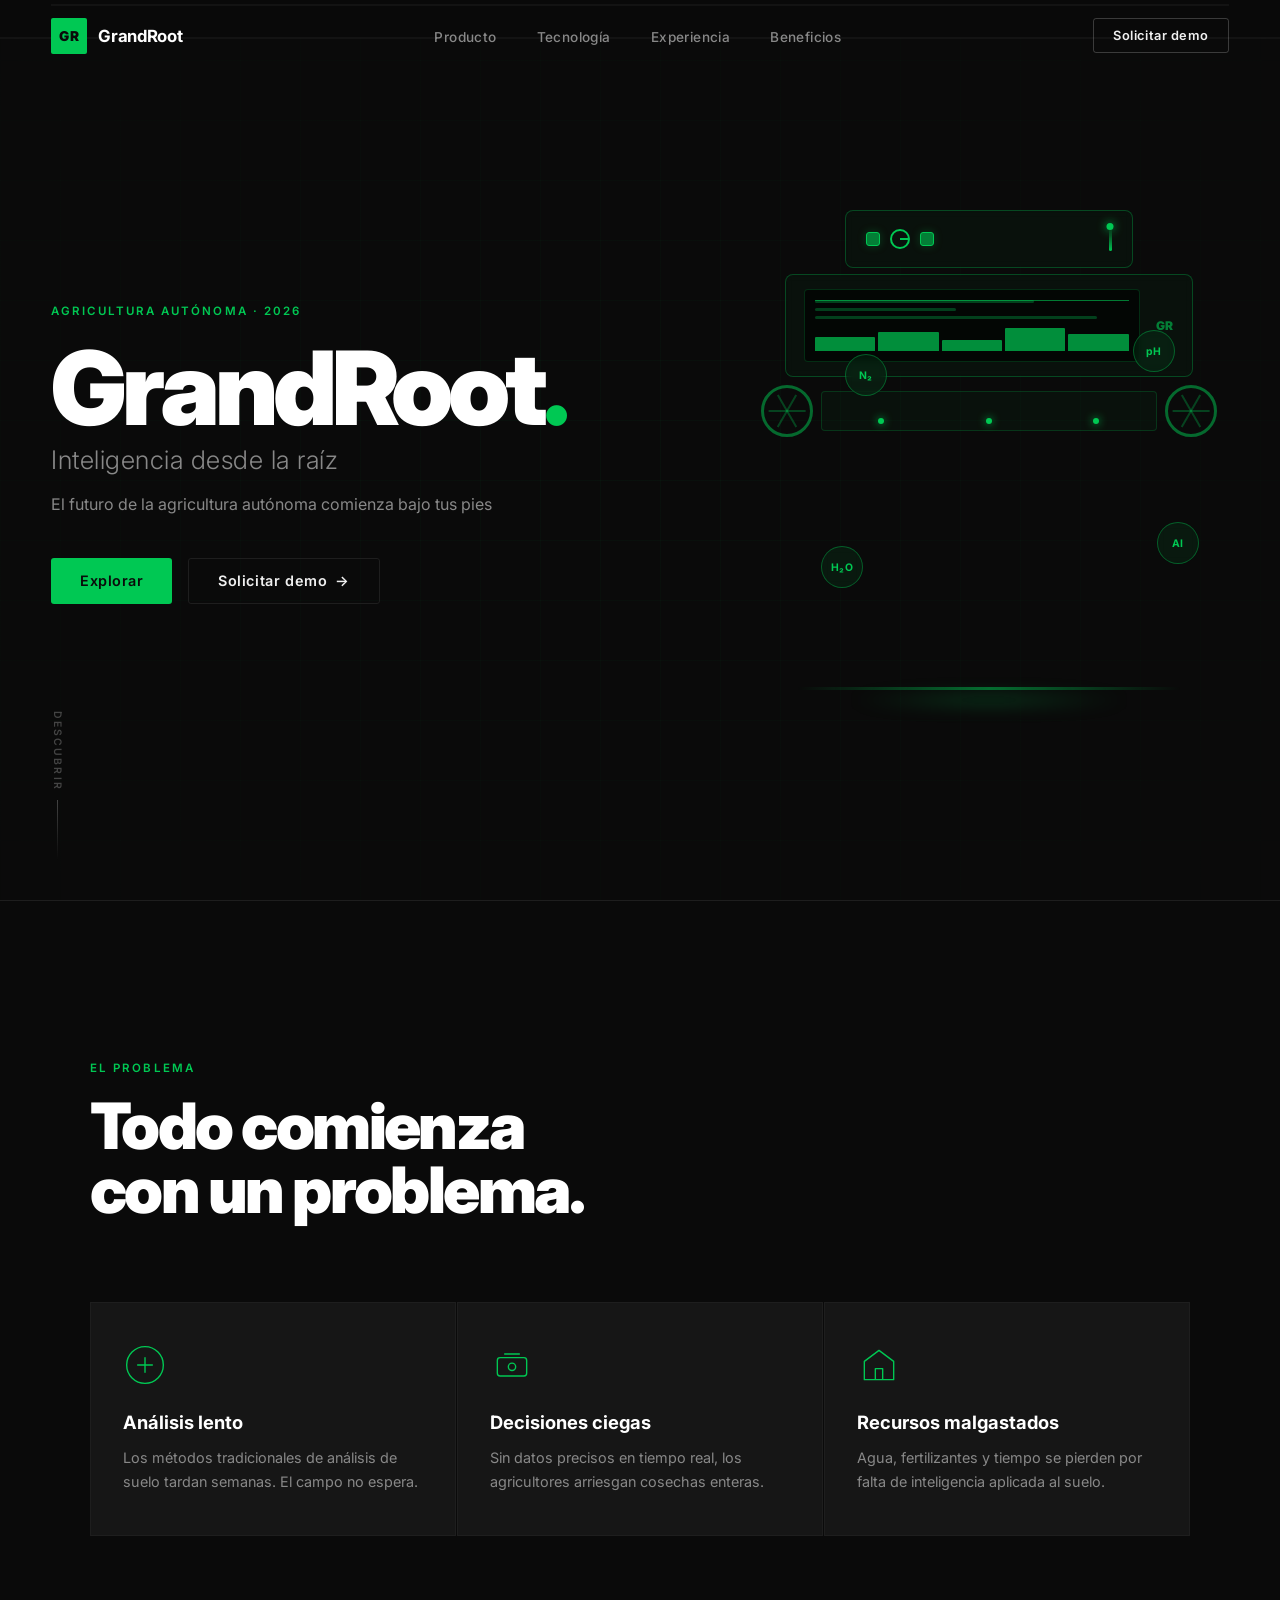
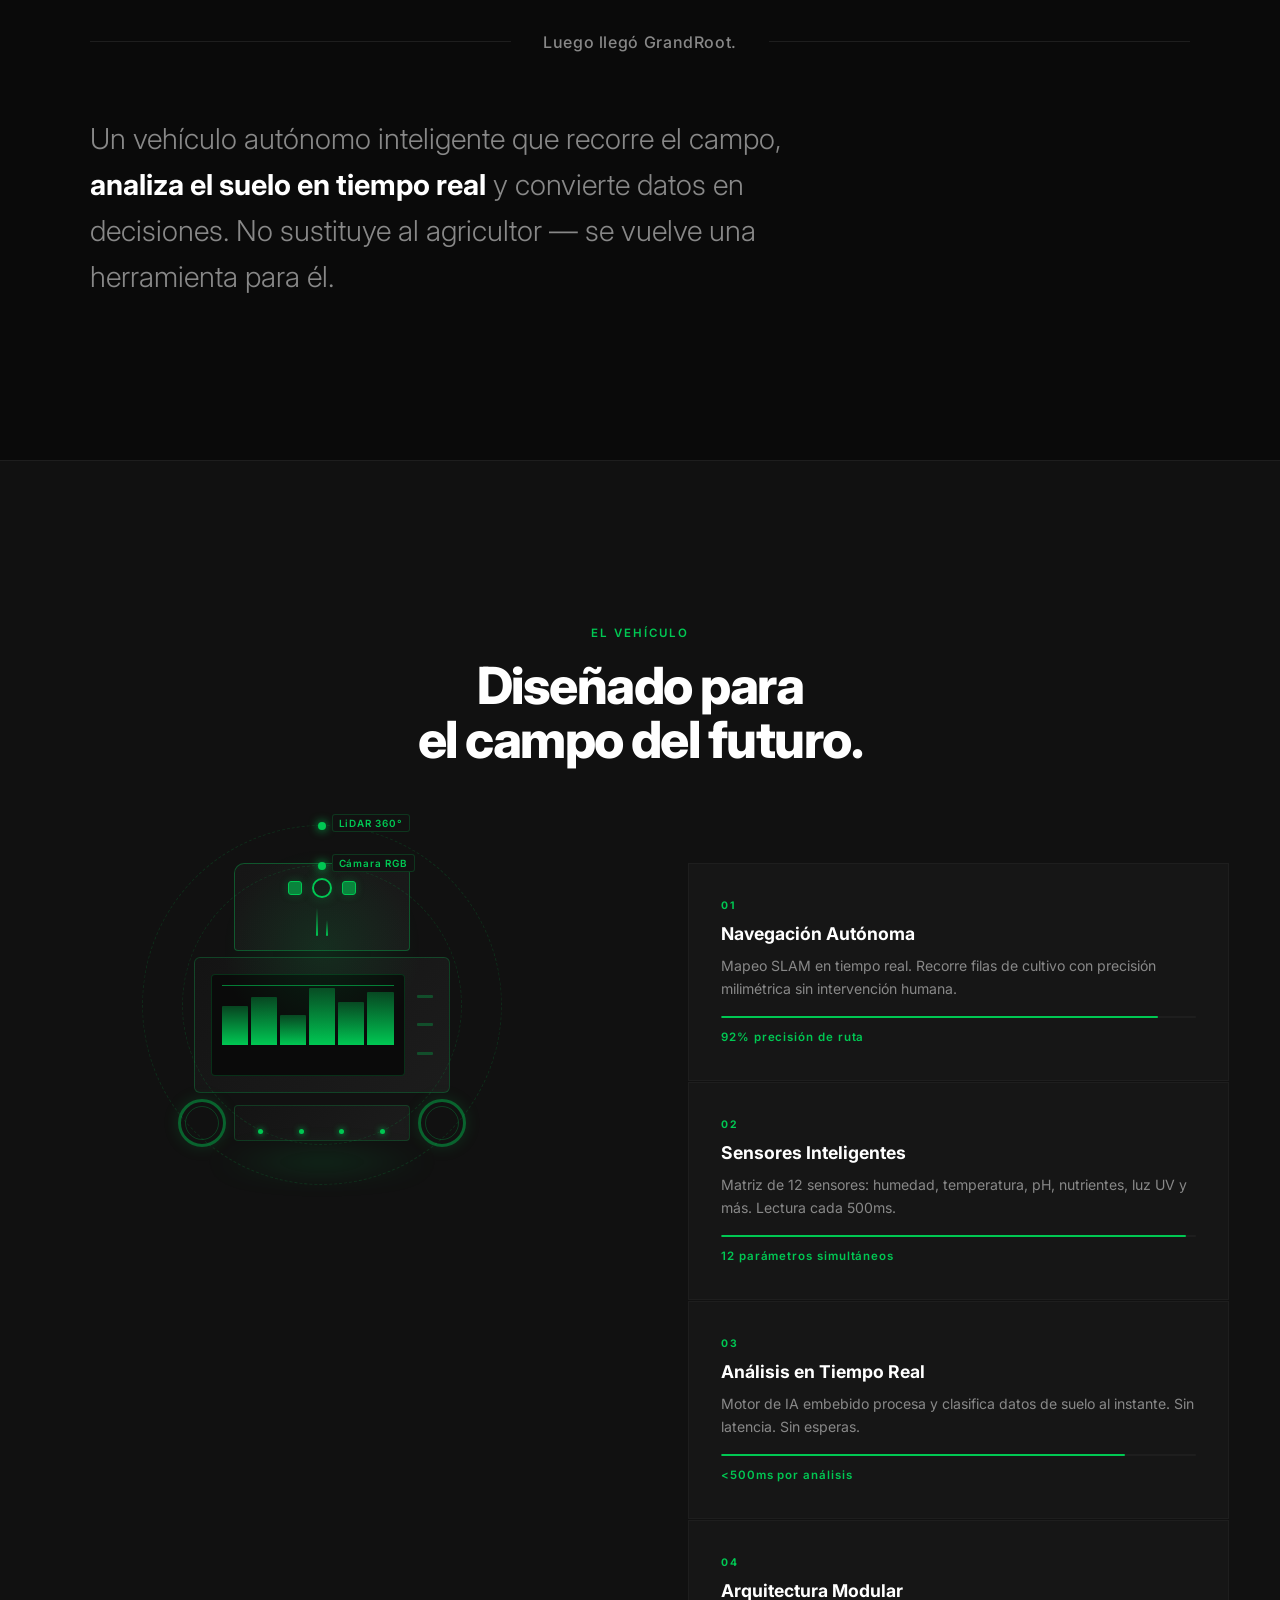
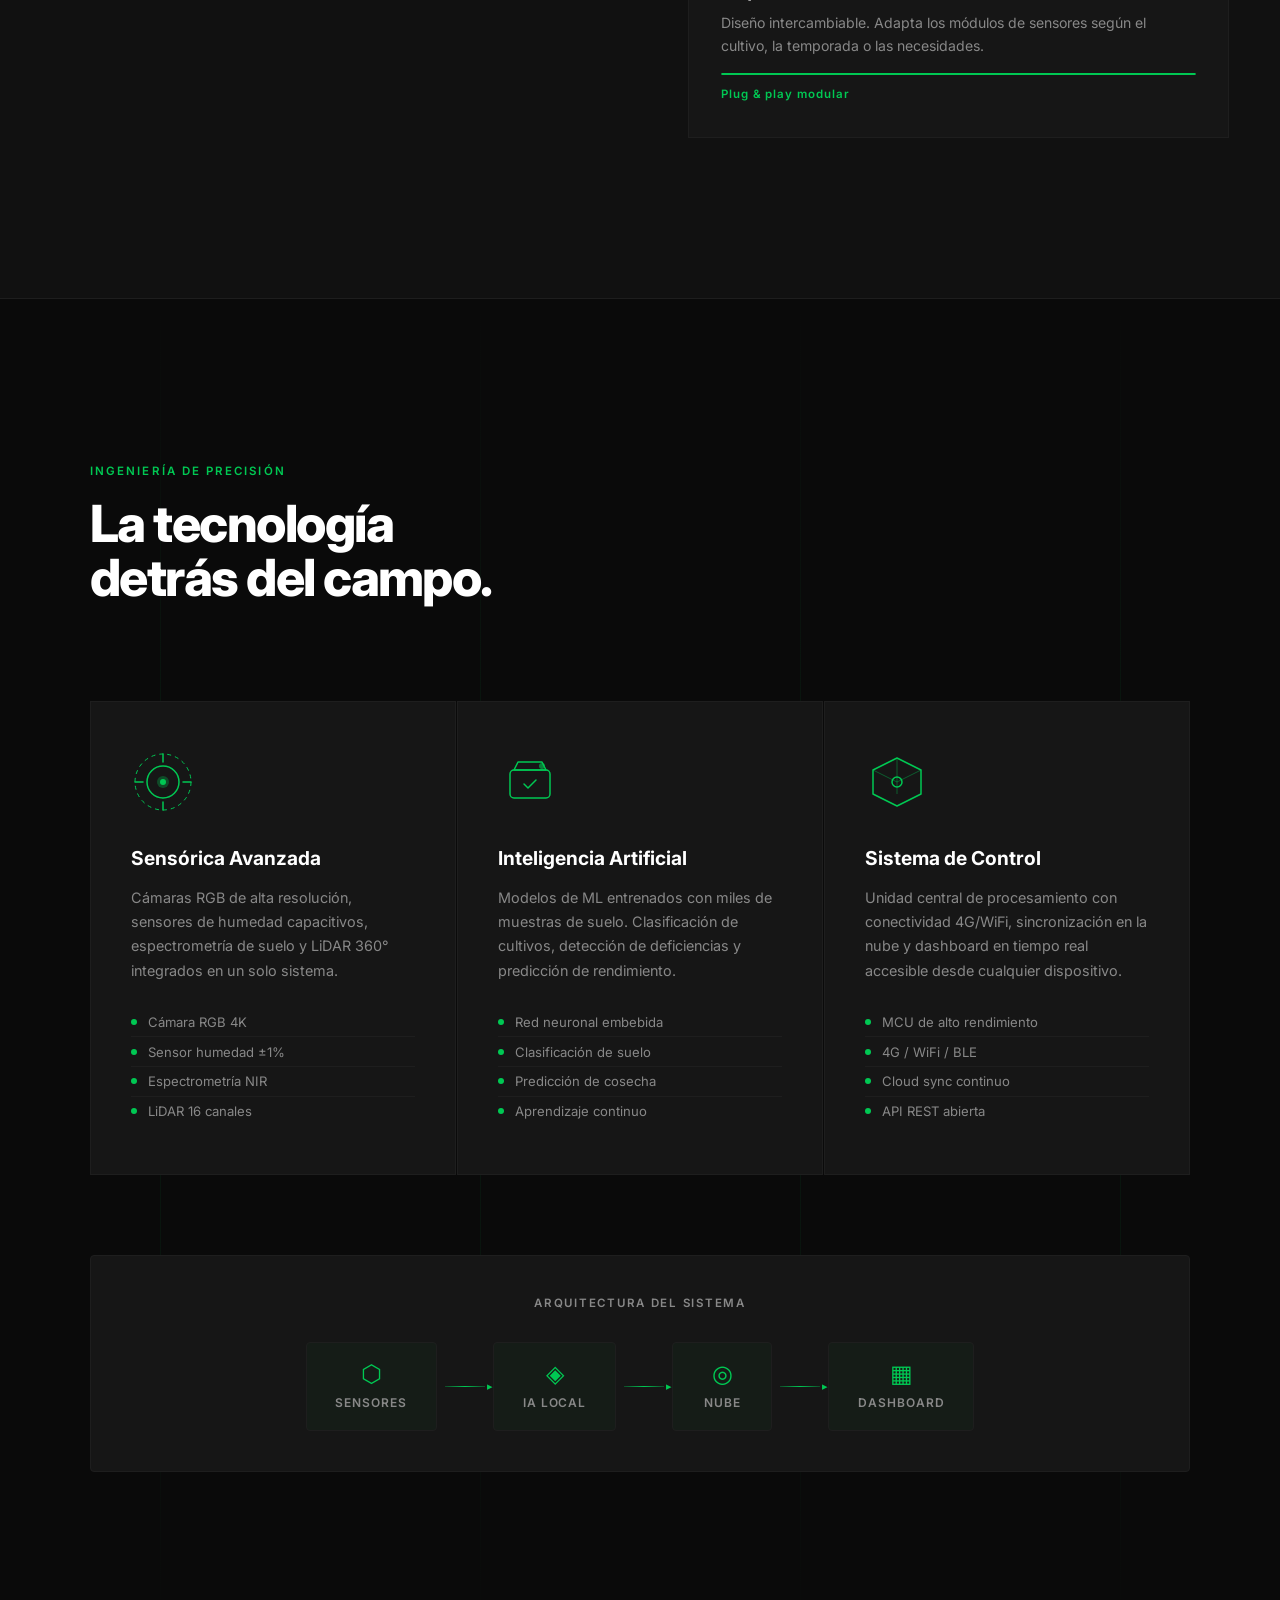
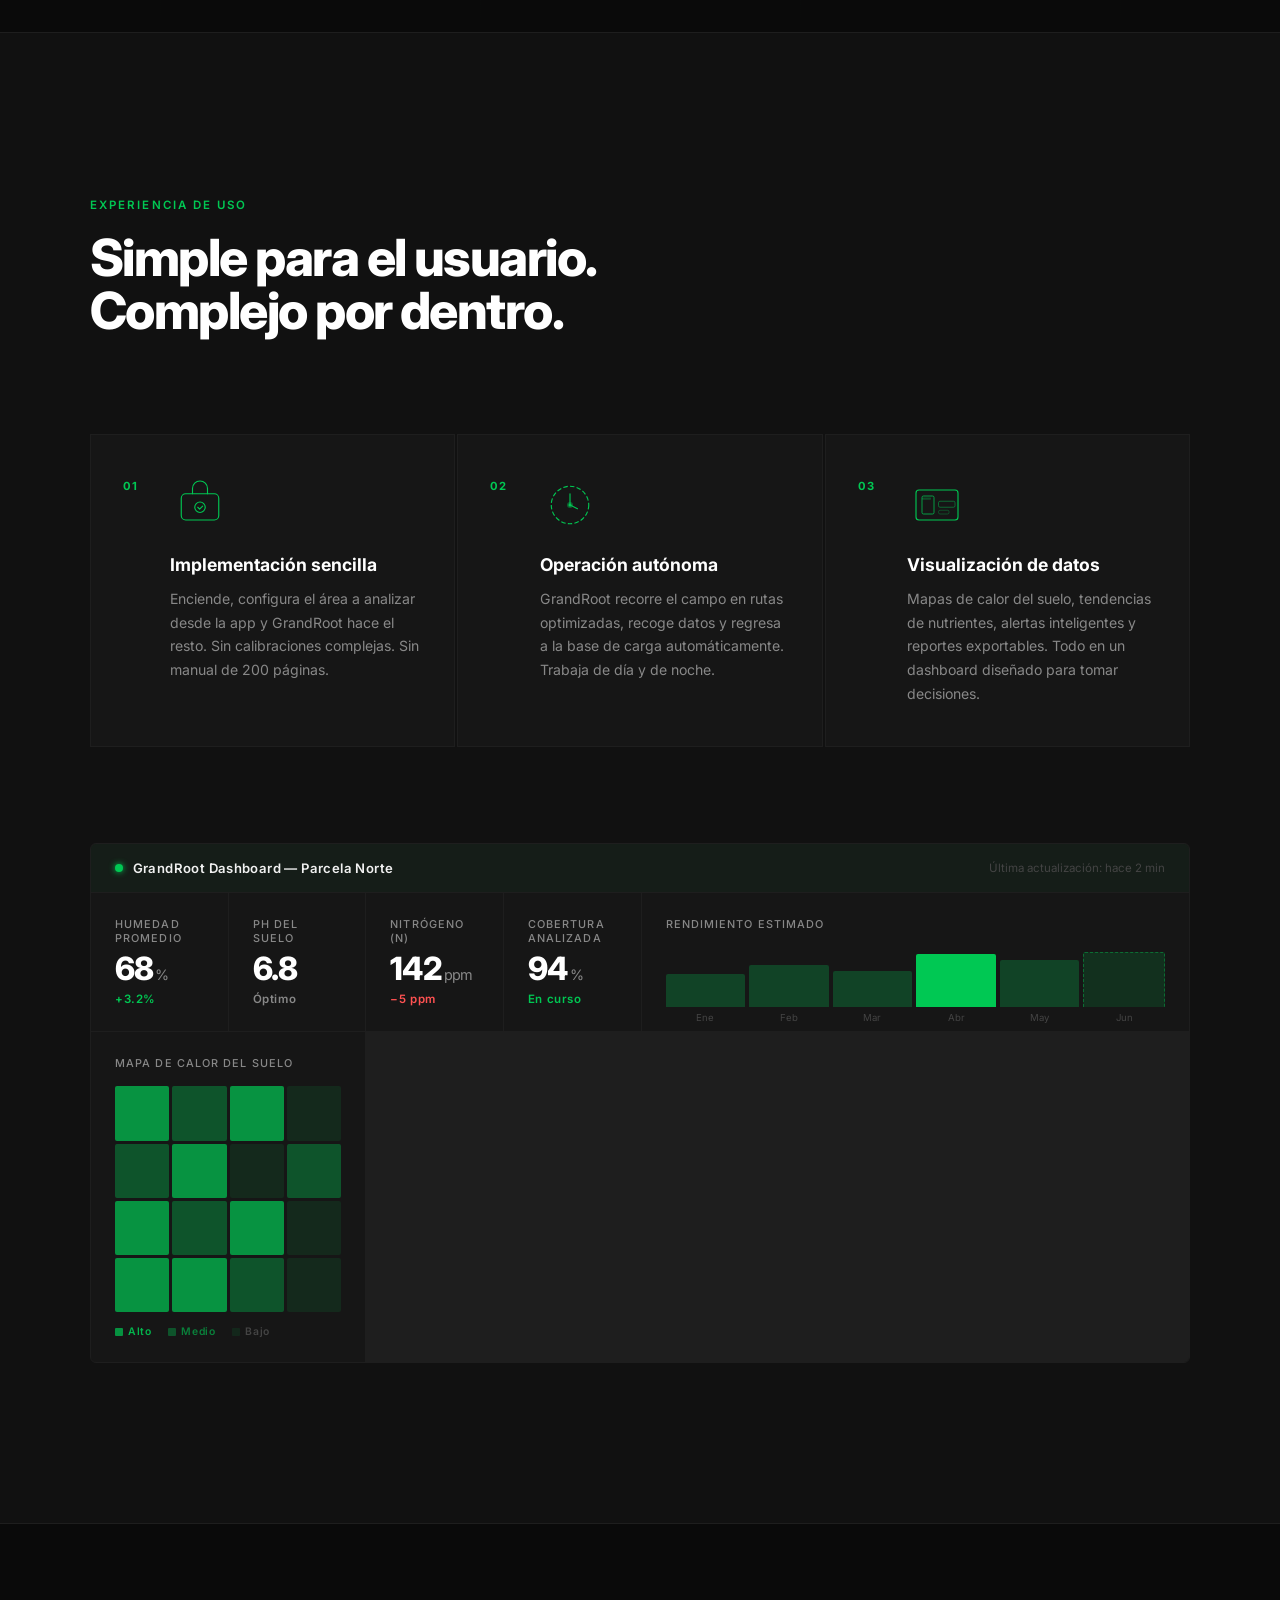
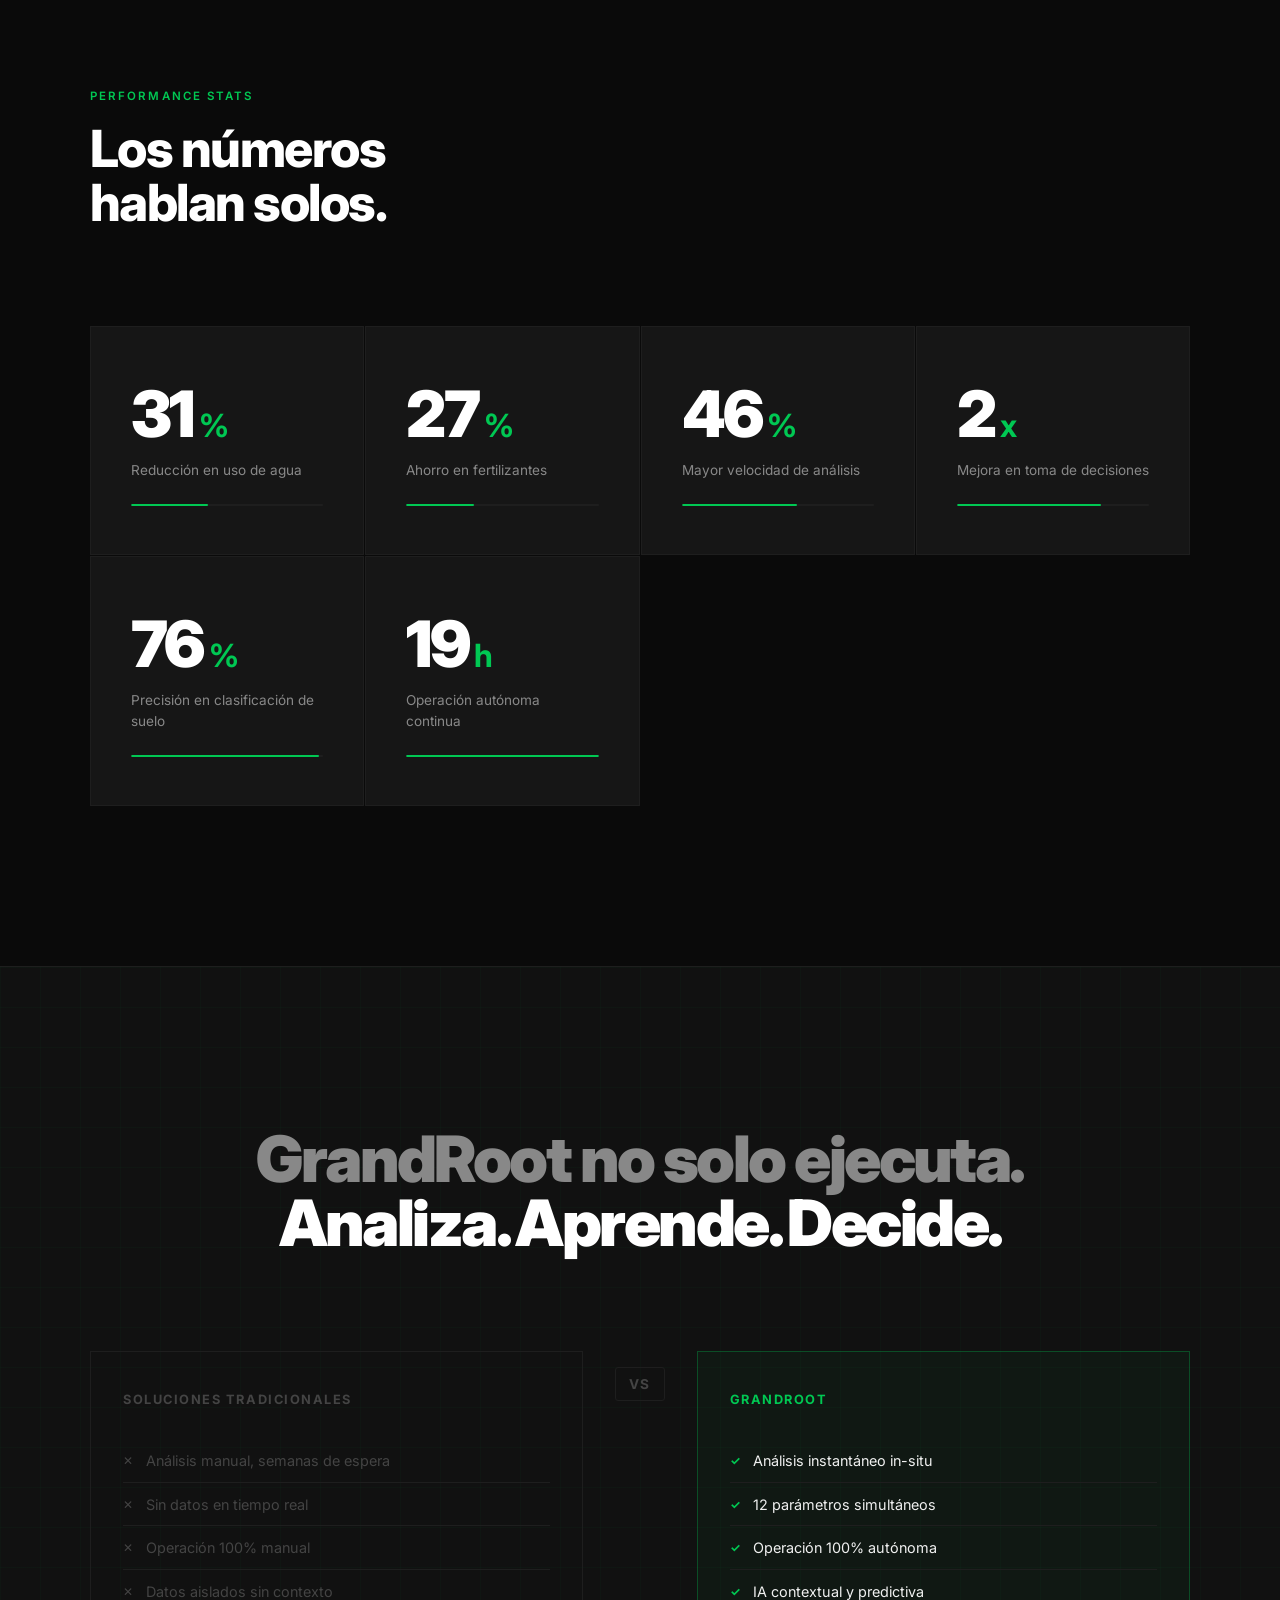
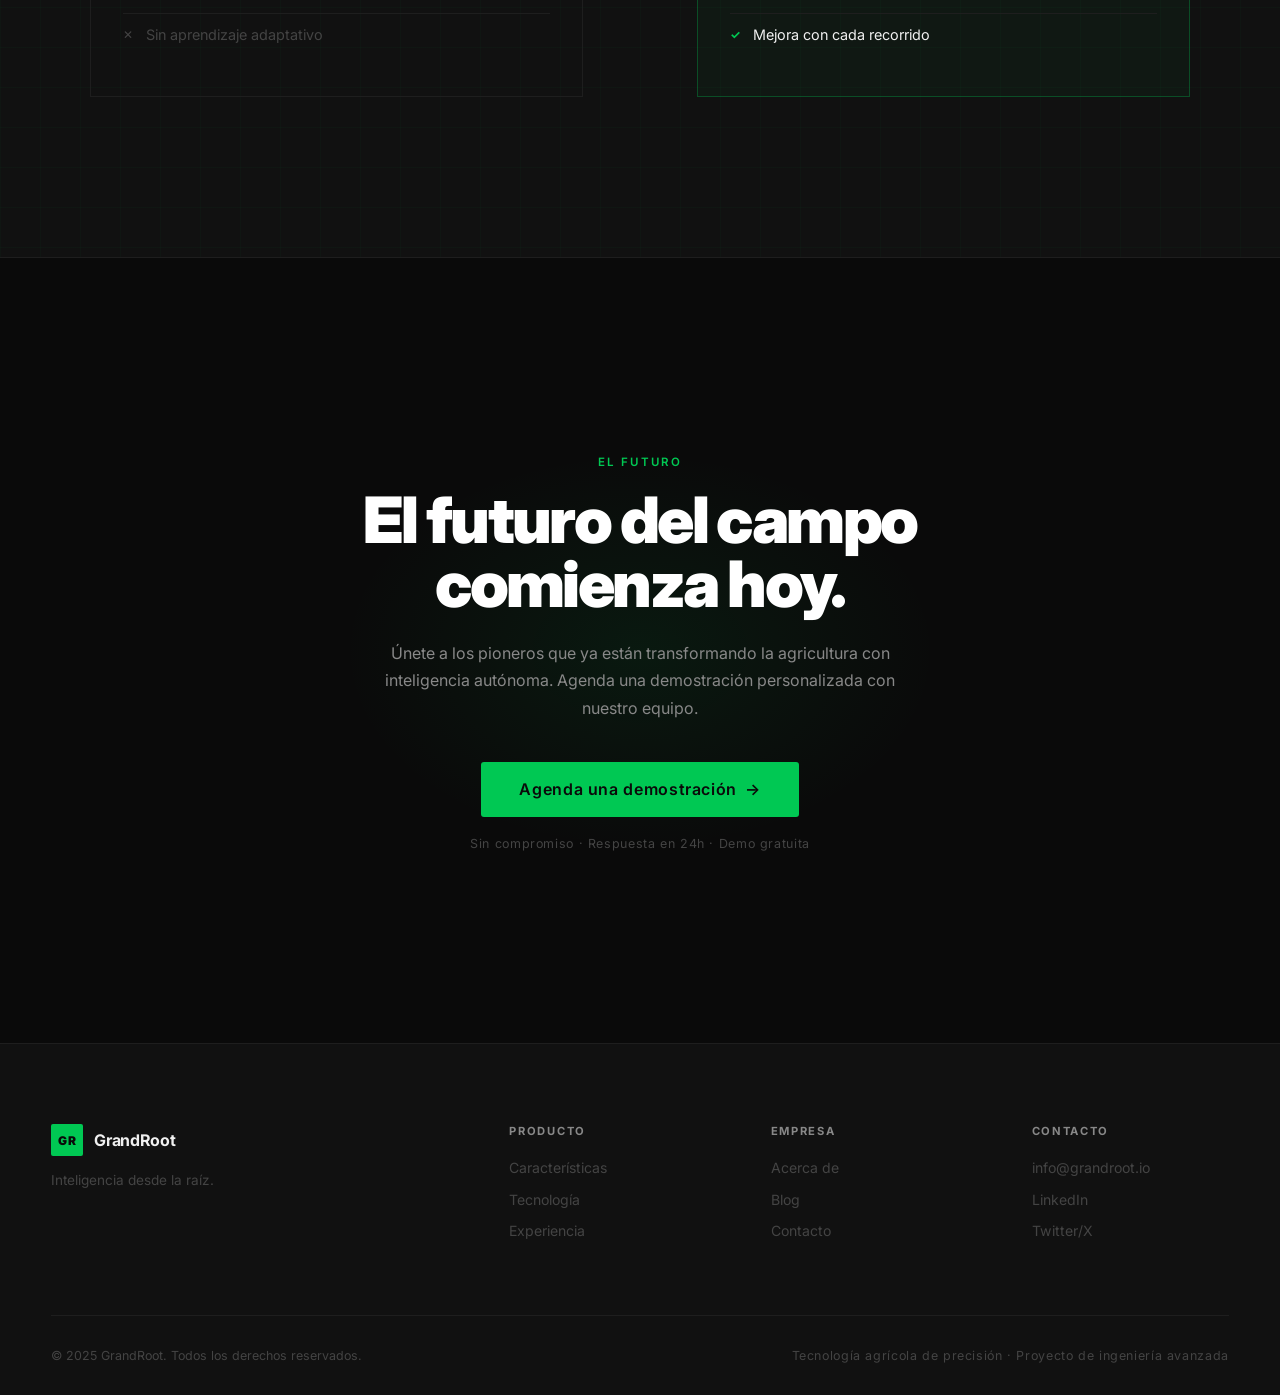
<file: index.html>
<!DOCTYPE html>
<html lang="es">
<head>
  <meta charset="UTF-8" />
  <meta name="viewport" content="width=device-width, initial-scale=1.0" />
  <title>GrandRoot — Inteligencia desde la raíz</title>
  <link rel="preconnect" href="https://fonts.googleapis.com" />
  <link rel="preconnect" href="https://fonts.gstatic.com" crossorigin />
  <link href="https://fonts.googleapis.com/css2?family=Inter:wght@300;400;500;600;700;800;900&display=swap" rel="stylesheet" />
  <link rel="stylesheet" href="style.css" />
</head>
<body>

  <!-- NAV -->
  <nav class="nav" id="nav">
    <div class="nav__logo">
      <span class="nav__logo-mark">GR</span>
      <span class="nav__logo-text">GrandRoot</span>
    </div>
    <ul class="nav__links">
      <li><a href="#product">Producto</a></li>
      <li><a href="#technology">Tecnología</a></li>
      <li><a href="#experience">Experiencia</a></li>
      <li><a href="#benefits">Beneficios</a></li>
    </ul>
    <a href="#cta" class="btn btn--outline btn--sm">Solicitar demo</a>
    <button class="nav__hamburger" id="hamburger" aria-label="Menú">
      <span></span><span></span><span></span>
    </button>
  </nav>

  <!-- MOBILE MENU -->
  <div class="mobile-menu" id="mobileMenu">
    <ul>
      <li><a href="#product" class="mobile-link">Producto</a></li>
      <li><a href="#technology" class="mobile-link">Tecnología</a></li>
      <li><a href="#experience" class="mobile-link">Experiencia</a></li>
      <li><a href="#benefits" class="mobile-link">Beneficios</a></li>
      <li><a href="#cta" class="mobile-link">Solicitar demo</a></li>
    </ul>
  </div>

  <!-- HERO -->
  <section class="hero" id="hero">
    <div class="hero__bg">
      <div class="hero__grid-overlay"></div>
      <div class="hero__particles" id="particles"></div>
      <!-- Animated field lines -->
      <div class="hero__field-lines">
        <div class="field-line" style="--delay:0s;--left:10%"></div>
        <div class="field-line" style="--delay:0.4s;--left:25%"></div>
        <div class="field-line" style="--delay:0.8s;--left:45%"></div>
        <div class="field-line" style="--delay:1.2s;--left:65%"></div>
        <div class="field-line" style="--delay:1.6s;--left:82%"></div>
      </div>
    </div>
    <div class="hero__robot-visual">
      <div class="robot-frame">
        <div class="robot-body">
          <div class="robot-chassis">
            <div class="robot-panel robot-panel--top">
              <div class="robot-panel__inner">
                <div class="sensor-array">
                  <div class="sensor sensor--camera"></div>
                  <div class="sensor sensor--lidar"></div>
                  <div class="sensor sensor--camera"></div>
                </div>
                <div class="antenna"></div>
              </div>
            </div>
            <div class="robot-panel robot-panel--mid">
              <div class="robot-screen">
                <div class="screen-data">
                  <div class="data-line" style="--w:70%"></div>
                  <div class="data-line" style="--w:45%"></div>
                  <div class="data-line" style="--w:90%"></div>
                  <div class="data-bar-group">
                    <div class="data-bar" style="--h:60%"></div>
                    <div class="data-bar" style="--h:80%"></div>
                    <div class="data-bar" style="--h:45%"></div>
                    <div class="data-bar" style="--h:95%"></div>
                    <div class="data-bar" style="--h:70%"></div>
                  </div>
                  <div class="scan-line"></div>
                </div>
              </div>
              <div class="robot-logo-embed">GR</div>
            </div>
          </div>
          <div class="robot-wheel-axle">
            <div class="robot-wheel robot-wheel--left">
              <div class="wheel-spoke"></div>
              <div class="wheel-spoke"></div>
              <div class="wheel-spoke"></div>
            </div>
            <div class="robot-underbody">
              <div class="underbody-sensor"></div>
              <div class="underbody-sensor"></div>
              <div class="underbody-sensor"></div>
            </div>
            <div class="robot-wheel robot-wheel--right">
              <div class="wheel-spoke"></div>
              <div class="wheel-spoke"></div>
              <div class="wheel-spoke"></div>
            </div>
          </div>
        </div>
        <div class="robot-shadow"></div>
        <!-- Scan beam -->
        <div class="scan-beam"></div>
        <!-- Data nodes -->
        <div class="data-node" style="--x:20%;--y:30%"><span>N₂</span></div>
        <div class="data-node" style="--x:80%;--y:25%"><span>pH</span></div>
        <div class="data-node" style="--x:15%;--y:70%"><span>H₂O</span></div>
        <div class="data-node" style="--x:85%;--y:65%"><span>AI</span></div>
      </div>
    </div>
    <div class="hero__content reveal">
      <div class="hero__eyebrow">Agricultura Autónoma · 2026</div>
      <h1 class="hero__title">
        GrandRoot<span class="accent">.</span>
      </h1>
      <p class="hero__subtitle">Inteligencia desde la raíz</p>
      <p class="hero__desc">
        El futuro de la agricultura autónoma comienza bajo tus pies
      </p>
      <div class="hero__cta">
        <a href="#product" class="btn btn--primary">Explorar</a>
        <a href="#cta" class="btn btn--ghost">Solicitar demo <span class="btn__arrow">→</span></a>
      </div>
    </div>
    <div class="hero__scroll-indicator">
      <span>Descubrir</span>
      <div class="scroll-line"></div>
    </div>
  </section>

  <!-- STORYTELLING -->
  <section class="story" id="story">
    <div class="story__container">
      <div class="story__block reveal">
        <span class="story__label">El problema</span>
        <h2 class="story__headline">Todo comienza<br/>con un problema.</h2>
      </div>
      <div class="story__cards">
        <div class="story__card reveal" style="--delay:0s">
          <div class="story__card-icon">
            <svg viewBox="0 0 48 48" fill="none"><circle cx="24" cy="24" r="20" stroke="currentColor" stroke-width="1.5"/><path d="M16 24h16M24 16v16" stroke="currentColor" stroke-width="1.5" stroke-linecap="round"/></svg>
          </div>
          <h3>Análisis lento</h3>
          <p>Los métodos tradicionales de análisis de suelo tardan semanas. El campo no espera.</p>
        </div>
        <div class="story__card reveal" style="--delay:0.15s">
          <div class="story__card-icon">
            <svg viewBox="0 0 48 48" fill="none"><rect x="8" y="16" width="32" height="20" rx="3" stroke="currentColor" stroke-width="1.5"/><path d="M16 12h16" stroke="currentColor" stroke-width="1.5" stroke-linecap="round"/><circle cx="24" cy="26" r="4" stroke="currentColor" stroke-width="1.5"/></svg>
          </div>
          <h3>Decisiones ciegas</h3>
          <p>Sin datos precisos en tiempo real, los agricultores arriesgan cosechas enteras.</p>
        </div>
        <div class="story__card reveal" style="--delay:0.3s">
          <div class="story__card-icon">
            <svg viewBox="0 0 48 48" fill="none"><path d="M24 8L8 20v20h32V20L24 8z" stroke="currentColor" stroke-width="1.5" stroke-linejoin="round"/><path d="M20 40V28h8v12" stroke="currentColor" stroke-width="1.5" stroke-linejoin="round"/></svg>
          </div>
          <h3>Recursos malgastados</h3>
          <p>Agua, fertilizantes y tiempo se pierden por falta de inteligencia aplicada al suelo.</p>
        </div>
      </div>
      <div class="story__transition reveal">
        <div class="story__transition-line"></div>
        <p class="story__transition-text">Luego llegó GrandRoot.</p>
        <div class="story__transition-line"></div>
      </div>
      <div class="story__solution reveal">
        <p class="story__solution-text">
          Un vehículo autónomo inteligente que recorre el campo, <strong>analiza el suelo en tiempo real</strong> y convierte datos en decisiones. No sustituye al agricultor — se vuelve una herramienta para él.
        </p>
      </div>
    </div>
  </section>

  <!-- PRODUCT SPECS -->
  <section class="product" id="product">
    <div class="product__header reveal">
      <span class="section-label">El vehículo</span>
      <h2 class="section-title">Diseñado para<br/>el campo del futuro.</h2>
    </div>

    <div class="product__showcase">
      <!-- Central 3D-like robot display -->
      <div class="product__robot-display reveal">
        <div class="product-robot-3d">
          <div class="pr3d__body">
            <div class="pr3d__top-unit">
              <div class="pr3d__sensor-bar">
                <div class="pr3d__sensor pr3d__sensor--cam"></div>
                <div class="pr3d__sensor pr3d__sensor--lidar" id="lidarSpin"></div>
                <div class="pr3d__sensor pr3d__sensor--cam"></div>
              </div>
              <div class="pr3d__antenna-group">
                <div class="pr3d__antenna pr3d__antenna--tall"></div>
                <div class="pr3d__antenna pr3d__antenna--short"></div>
              </div>
            </div>
            <div class="pr3d__mid-unit">
              <div class="pr3d__display">
                <div class="pr3d__display-inner">
                  <div class="pr3d__chart">
                    <div class="pr3d__chart-bar" style="--val:65%"></div>
                    <div class="pr3d__chart-bar" style="--val:80%"></div>
                    <div class="pr3d__chart-bar" style="--val:50%"></div>
                    <div class="pr3d__chart-bar" style="--val:95%"></div>
                    <div class="pr3d__chart-bar" style="--val:72%"></div>
                    <div class="pr3d__chart-bar" style="--val:88%"></div>
                  </div>
                  <div class="pr3d__scan-pulse"></div>
                </div>
              </div>
              <div class="pr3d__side-vents">
                <div class="pr3d__vent"></div>
                <div class="pr3d__vent"></div>
                <div class="pr3d__vent"></div>
              </div>
            </div>
            <div class="pr3d__bottom-unit">
              <div class="pr3d__wheel pr3d__wheel--fl"><div class="pr3d__tread"></div></div>
              <div class="pr3d__chassis-base">
                <div class="pr3d__ground-sensor"></div>
                <div class="pr3d__ground-sensor"></div>
                <div class="pr3d__ground-sensor"></div>
                <div class="pr3d__ground-sensor"></div>
              </div>
              <div class="pr3d__wheel pr3d__wheel--fr"><div class="pr3d__tread"></div></div>
            </div>
          </div>
          <div class="pr3d__glow"></div>
          <div class="pr3d__ground-shadow"></div>
          <!-- Orbiting specs -->
          <div class="pr3d__orbit-ring pr3d__orbit-ring--1">
            <div class="pr3d__orbit-dot">
              <div class="pr3d__orbit-label">Cámara RGB</div>
            </div>
          </div>
          <div class="pr3d__orbit-ring pr3d__orbit-ring--2">
            <div class="pr3d__orbit-dot">
              <div class="pr3d__orbit-label">LiDAR 360°</div>
            </div>
          </div>
        </div>
      </div>

      <div class="product__specs-grid">
        <div class="spec-card reveal" style="--delay:0s">
          <div class="spec-card__number">01</div>
          <h3 class="spec-card__title">Navegación Autónoma</h3>
          <p class="spec-card__desc">Mapeo SLAM en tiempo real. Recorre filas de cultivo con precisión milimétrica sin intervención humana.</p>
          <div class="spec-card__bar"><div class="spec-card__bar-fill" style="--pct:92%"></div></div>
          <span class="spec-card__stat">92% precisión de ruta</span>
        </div>
        <div class="spec-card reveal" style="--delay:0.1s">
          <div class="spec-card__number">02</div>
          <h3 class="spec-card__title">Sensores Inteligentes</h3>
          <p class="spec-card__desc">Matriz de 12 sensores: humedad, temperatura, pH, nutrientes, luz UV y más. Lectura cada 500ms.</p>
          <div class="spec-card__bar"><div class="spec-card__bar-fill" style="--pct:98%"></div></div>
          <span class="spec-card__stat">12 parámetros simultáneos</span>
        </div>
        <div class="spec-card reveal" style="--delay:0.2s">
          <div class="spec-card__number">03</div>
          <h3 class="spec-card__title">Análisis en Tiempo Real</h3>
          <p class="spec-card__desc">Motor de IA embebido procesa y clasifica datos de suelo al instante. Sin latencia. Sin esperas.</p>
          <div class="spec-card__bar"><div class="spec-card__bar-fill" style="--pct:85%"></div></div>
          <span class="spec-card__stat">&lt;500ms por análisis</span>
        </div>
        <div class="spec-card reveal" style="--delay:0.3s">
          <div class="spec-card__number">04</div>
          <h3 class="spec-card__title">Arquitectura Modular</h3>
          <p class="spec-card__desc">Diseño intercambiable. Adapta los módulos de sensores según el cultivo, la temporada o las necesidades.</p>
          <div class="spec-card__bar"><div class="spec-card__bar-fill" style="--pct:100%"></div></div>
          <span class="spec-card__stat">Plug & play modular</span>
        </div>
      </div>
    </div>
  </section>

  <!-- TECHNOLOGY -->
  <section class="technology" id="technology">
    <div class="technology__bg-lines">
      <div class="tech-line" style="--i:1"></div>
      <div class="tech-line" style="--i:2"></div>
      <div class="tech-line" style="--i:3"></div>
      <div class="tech-line" style="--i:4"></div>
    </div>
    <div class="technology__container">
      <div class="technology__header reveal">
        <span class="section-label">Ingeniería de precisión</span>
        <h2 class="section-title">La tecnología<br/>detrás del campo.</h2>
      </div>
      <div class="technology__stack">
        <div class="tech-pillar reveal" style="--delay:0s">
          <div class="tech-pillar__icon">
            <svg viewBox="0 0 64 64" fill="none">
              <circle cx="32" cy="32" r="28" stroke="#00C853" stroke-width="1" stroke-dasharray="4 4"/>
              <circle cx="32" cy="32" r="16" stroke="#00C853" stroke-width="1.5"/>
              <circle cx="32" cy="32" r="6" fill="#00C853" opacity="0.3"/>
              <circle cx="32" cy="32" r="3" fill="#00C853"/>
              <path d="M32 4v8M32 52v8M4 32h8M52 32h8" stroke="#00C853" stroke-width="1.5" stroke-linecap="round"/>
            </svg>
          </div>
          <h3>Sensórica Avanzada</h3>
          <p>Cámaras RGB de alta resolución, sensores de humedad capacitivos, espectrometría de suelo y LiDAR 360° integrados en un solo sistema.</p>
          <ul class="tech-list">
            <li>Cámara RGB 4K</li>
            <li>Sensor humedad ±1%</li>
            <li>Espectrometría NIR</li>
            <li>LiDAR 16 canales</li>
          </ul>
        </div>
        <div class="tech-pillar reveal" style="--delay:0.15s">
          <div class="tech-pillar__icon">
            <svg viewBox="0 0 64 64" fill="none">
              <rect x="12" y="20" width="40" height="28" rx="4" stroke="#00C853" stroke-width="1.5"/>
              <path d="M20 12h24l4 8H16l4-8z" stroke="#00C853" stroke-width="1.5" stroke-linejoin="round"/>
              <path d="M26 34l4 4 8-8" stroke="#00C853" stroke-width="1.5" stroke-linecap="round" stroke-linejoin="round"/>
              <circle cx="44" cy="16" r="3" fill="#00C853" opacity="0.6" class="pulse-dot"/>
            </svg>
          </div>
          <h3>Inteligencia Artificial</h3>
          <p>Modelos de ML entrenados con miles de muestras de suelo. Clasificación de cultivos, detección de deficiencias y predicción de rendimiento.</p>
          <ul class="tech-list">
            <li>Red neuronal embebida</li>
            <li>Clasificación de suelo</li>
            <li>Predicción de cosecha</li>
            <li>Aprendizaje continuo</li>
          </ul>
        </div>
        <div class="tech-pillar reveal" style="--delay:0.3s">
          <div class="tech-pillar__icon">
            <svg viewBox="0 0 64 64" fill="none">
              <path d="M32 8L8 20v24l24 12 24-12V20L32 8z" stroke="#00C853" stroke-width="1.5" stroke-linejoin="round"/>
              <path d="M32 8v36M8 20l24 12 24-12" stroke="#00C853" stroke-width="1" opacity="0.4"/>
              <circle cx="32" cy="32" r="5" stroke="#00C853" stroke-width="1.5"/>
            </svg>
          </div>
          <h3>Sistema de Control</h3>
          <p>Unidad central de procesamiento con conectividad 4G/WiFi, sincronización en la nube y dashboard en tiempo real accesible desde cualquier dispositivo.</p>
          <ul class="tech-list">
            <li>MCU de alto rendimiento</li>
            <li>4G / WiFi / BLE</li>
            <li>Cloud sync continuo</li>
            <li>API REST abierta</li>
          </ul>
        </div>
      </div>

      <!-- Architecture diagram -->
      <div class="tech-diagram reveal">
        <div class="tech-diagram__title">Arquitectura del sistema</div>
        <div class="tech-diagram__flow">
          <div class="td-node td-node--sensor">
            <div class="td-node__icon">⬡</div>
            <span>Sensores</span>
          </div>
          <div class="td-arrow"><div class="td-arrow__line"></div></div>
          <div class="td-node td-node--cpu">
            <div class="td-node__icon">◈</div>
            <span>IA Local</span>
          </div>
          <div class="td-arrow"><div class="td-arrow__line"></div></div>
          <div class="td-node td-node--cloud">
            <div class="td-node__icon">◎</div>
            <span>Nube</span>
          </div>
          <div class="td-arrow"><div class="td-arrow__line"></div></div>
          <div class="td-node td-node--dash">
            <div class="td-node__icon">▦</div>
            <span>Dashboard</span>
          </div>
        </div>
      </div>
    </div>
  </section>

  <!-- EXPERIENCE -->
  <section class="experience" id="experience">
    <div class="experience__container">
      <div class="experience__header reveal">
        <span class="section-label">Experiencia de uso</span>
        <h2 class="section-title">Simple para el usuario.<br/>Complejo por dentro.</h2>
      </div>
      <div class="experience__steps">
        <div class="exp-step reveal" style="--delay:0s">
          <div class="exp-step__num">01</div>
          <div class="exp-step__content">
            <div class="exp-step__visual">
              <svg viewBox="0 0 80 80" fill="none">
                <rect x="15" y="25" width="50" height="35" rx="6" stroke="#00C853" stroke-width="1.5"/>
                <path d="M30 25V18a10 10 0 0120 0v7" stroke="#00C853" stroke-width="1.5" stroke-linecap="round"/>
                <circle cx="40" cy="43" r="7" stroke="#00C853" stroke-width="1.5"/>
                <path d="M37 43l2.5 2.5 4-4" stroke="#00C853" stroke-width="1.5" stroke-linecap="round" stroke-linejoin="round"/>
              </svg>
            </div>
            <h3>Implementación sencilla</h3>
            <p>Enciende, configura el área a analizar desde la app y GrandRoot hace el resto. Sin calibraciones complejas. Sin manual de 200 páginas.</p>
          </div>
        </div>
        <div class="exp-step reveal" style="--delay:0.15s">
          <div class="exp-step__num">02</div>
          <div class="exp-step__content">
            <div class="exp-step__visual">
              <svg viewBox="0 0 80 80" fill="none">
                <circle cx="40" cy="40" r="25" stroke="#00C853" stroke-width="1.5" stroke-dasharray="6 3"/>
                <path d="M40 25v15l10 5" stroke="#00C853" stroke-width="1.5" stroke-linecap="round"/>
                <circle cx="40" cy="40" r="4" fill="#00C853" opacity="0.4"/>
                <circle cx="40" cy="40" r="2" fill="#00C853"/>
              </svg>
            </div>
            <h3>Operación autónoma</h3>
            <p>GrandRoot recorre el campo en rutas optimizadas, recoge datos y regresa a la base de carga automáticamente. Trabaja de día y de noche.</p>
          </div>
        </div>
        <div class="exp-step reveal" style="--delay:0.3s">
          <div class="exp-step__num">03</div>
          <div class="exp-step__content">
            <div class="exp-step__visual">
              <svg viewBox="0 0 80 80" fill="none">
                <rect x="12" y="20" width="56" height="40" rx="4" stroke="#00C853" stroke-width="1.5"/>
                <rect x="20" y="28" width="16" height="24" rx="2" stroke="#00C853" stroke-width="1"/>
                <rect x="42" y="35" width="22" height="8" rx="2" stroke="#00C853" stroke-width="1" opacity="0.6"/>
                <rect x="42" y="47" width="14" height="5" rx="2" stroke="#00C853" stroke-width="1" opacity="0.4"/>
                <rect x="20" y="30" width="12" height="3" rx="1" fill="#00C853" opacity="0.3"/>
              </svg>
            </div>
            <h3>Visualización de datos</h3>
            <p>Mapas de calor del suelo, tendencias de nutrientes, alertas inteligentes y reportes exportables. Todo en un dashboard diseñado para tomar decisiones.</p>
          </div>
        </div>
      </div>

      <!-- Mini dashboard mockup -->
      <div class="dashboard reveal">
        <div class="dashboard__header">
          <div class="dashboard__title">
            <span class="db-dot db-dot--green"></span>
            GrandRoot Dashboard — Parcela Norte
          </div>
          <div class="dashboard__meta">Última actualización: hace 2 min</div>
        </div>
        <div class="dashboard__body">
          <div class="db-card">
            <div class="db-card__label">Humedad promedio</div>
            <div class="db-card__value">68<span>%</span></div>
            <div class="db-card__trend db-card__trend--up">+3.2%</div>
          </div>
          <div class="db-card">
            <div class="db-card__label">pH del suelo</div>
            <div class="db-card__value">6.8</div>
            <div class="db-card__trend db-card__trend--neutral">Óptimo</div>
          </div>
          <div class="db-card">
            <div class="db-card__label">Nitrógeno (N)</div>
            <div class="db-card__value">142<span>ppm</span></div>
            <div class="db-card__trend db-card__trend--down">−5 ppm</div>
          </div>
          <div class="db-card">
            <div class="db-card__label">Cobertura analizada</div>
            <div class="db-card__value">94<span>%</span></div>
            <div class="db-card__trend db-card__trend--up">En curso</div>
          </div>
          <div class="db-chart">
            <div class="db-chart__label">Rendimiento estimado</div>
            <div class="db-chart__bars">
              <div class="db-bar" style="--h:55%"><span>Ene</span></div>
              <div class="db-bar" style="--h:70%"><span>Feb</span></div>
              <div class="db-bar" style="--h:60%"><span>Mar</span></div>
              <div class="db-bar db-bar--active" style="--h:88%"><span>Abr</span></div>
              <div class="db-bar" style="--h:78%"><span>May</span></div>
              <div class="db-bar db-bar--proj" style="--h:92%"><span>Jun</span></div>
            </div>
          </div>
          <div class="db-map">
            <div class="db-map__label">Mapa de calor del suelo</div>
            <div class="db-map__grid">
              <div class="db-cell db-cell--high"></div>
              <div class="db-cell db-cell--med"></div>
              <div class="db-cell db-cell--high"></div>
              <div class="db-cell db-cell--low"></div>
              <div class="db-cell db-cell--med"></div>
              <div class="db-cell db-cell--high"></div>
              <div class="db-cell db-cell--low"></div>
              <div class="db-cell db-cell--med"></div>
              <div class="db-cell db-cell--high"></div>
              <div class="db-cell db-cell--med"></div>
              <div class="db-cell db-cell--high"></div>
              <div class="db-cell db-cell--low"></div>
              <div class="db-cell db-cell--high"></div>
              <div class="db-cell db-cell--high"></div>
              <div class="db-cell db-cell--med"></div>
              <div class="db-cell db-cell--low"></div>
            </div>
            <div class="db-map__legend">
              <span class="db-legend db-legend--high">Alto</span>
              <span class="db-legend db-legend--med">Medio</span>
              <span class="db-legend db-legend--low">Bajo</span>
            </div>
          </div>
        </div>
      </div>
    </div>
  </section>

  <!-- BENEFITS -->
  <section class="benefits" id="benefits">
    <div class="benefits__container">
      <div class="benefits__header reveal">
        <span class="section-label">Performance stats</span>
        <h2 class="section-title">Los números<br/>hablan solos.</h2>
      </div>
      <div class="benefits__grid">
        <div class="metric reveal" style="--delay:0s">
          <div class="metric__value" data-target="40">0</div>
          <div class="metric__unit">%</div>
          <div class="metric__label">Reducción en uso de agua</div>
          <div class="metric__bar"><div class="metric__fill" style="--pct:40%"></div></div>
        </div>
        <div class="metric reveal" style="--delay:0.1s">
          <div class="metric__value" data-target="35">0</div>
          <div class="metric__unit">%</div>
          <div class="metric__label">Ahorro en fertilizantes</div>
          <div class="metric__bar"><div class="metric__fill" style="--pct:35%"></div></div>
        </div>
        <div class="metric reveal" style="--delay:0.2s">
          <div class="metric__value" data-target="60">0</div>
          <div class="metric__unit">%</div>
          <div class="metric__label">Mayor velocidad de análisis</div>
          <div class="metric__bar"><div class="metric__fill" style="--pct:60%"></div></div>
        </div>
        <div class="metric reveal" style="--delay:0.3s">
          <div class="metric__value" data-target="3">0</div>
          <div class="metric__unit">x</div>
          <div class="metric__label">Mejora en toma de decisiones</div>
          <div class="metric__bar"><div class="metric__fill" style="--pct:75%"></div></div>
        </div>
        <div class="metric reveal" style="--delay:0.4s">
          <div class="metric__value" data-target="98">0</div>
          <div class="metric__unit">%</div>
          <div class="metric__label">Precisión en clasificación de suelo</div>
          <div class="metric__bar"><div class="metric__fill" style="--pct:98%"></div></div>
        </div>
        <div class="metric reveal" style="--delay:0.5s">
          <div class="metric__value" data-target="24">0</div>
          <div class="metric__unit">h</div>
          <div class="metric__label">Operación autónoma continua</div>
          <div class="metric__bar"><div class="metric__fill" style="--pct:100%"></div></div>
        </div>
      </div>
    </div>
  </section>

  <!-- DIFFERENTIATOR -->
  <section class="differentiator" id="differentiator">
    <div class="differentiator__bg">
      <div class="diff-grid-overlay"></div>
    </div>
    <div class="differentiator__container">
      <div class="diff-statement reveal">
        <p class="diff-quote">GrandRoot no solo ejecuta.</p>
        <p class="diff-quote diff-quote--accent">Analiza. Aprende. Decide.</p>
      </div>
      <div class="diff-compare reveal">
        <div class="diff-col diff-col--other">
          <h4>Soluciones tradicionales</h4>
          <ul>
            <li class="diff-item diff-item--no">Análisis manual, semanas de espera</li>
            <li class="diff-item diff-item--no">Sin datos en tiempo real</li>
            <li class="diff-item diff-item--no">Operación 100% manual</li>
            <li class="diff-item diff-item--no">Datos aislados sin contexto</li>
            <li class="diff-item diff-item--no">Sin aprendizaje adaptativo</li>
          </ul>
        </div>
        <div class="diff-divider">
          <span>vs</span>
        </div>
        <div class="diff-col diff-col--grandroot">
          <h4>GrandRoot</h4>
          <ul>
            <li class="diff-item diff-item--yes">Análisis instantáneo in-situ</li>
            <li class="diff-item diff-item--yes">12 parámetros simultáneos</li>
            <li class="diff-item diff-item--yes">Operación 100% autónoma</li>
            <li class="diff-item diff-item--yes">IA contextual y predictiva</li>
            <li class="diff-item diff-item--yes">Mejora con cada recorrido</li>
          </ul>
        </div>
      </div>
    </div>
  </section>

  <!-- CTA FINAL -->
  <section class="cta-section" id="cta">
    <div class="cta-section__bg">
      <div class="cta-particles" id="ctaParticles"></div>
      <div class="cta-glow"></div>
    </div>
    <div class="cta-section__content reveal">
      <span class="section-label">El futuro</span>
      <h2 class="cta-title">El futuro del campo<br/>comienza hoy.</h2>
      <p class="cta-desc">Únete a los pioneros que ya están transformando la agricultura con inteligencia autónoma. Agenda una demostración personalizada con nuestro equipo.</p>
      <a href="mailto:demo@grandroot.io" class="btn btn--primary btn--lg">
        Agenda una demostración
        <span class="btn__arrow">→</span>
      </a>
      <p class="cta-note">Sin compromiso · Respuesta en 24h · Demo gratuita</p>
    </div>
  </section>

  <!-- FOOTER -->
  <footer class="footer">
    <div class="footer__top">
      <div class="footer__brand">
        <div class="footer__logo">
          <span class="footer__logo-mark">GR</span>
          <span class="footer__logo-text">GrandRoot</span>
        </div>
        <p class="footer__tagline">Inteligencia desde la raíz.</p>
      </div>
      <div class="footer__links-group">
        <h5>Producto</h5>
        <ul>
          <li><a href="#product">Características</a></li>
          <li><a href="#technology">Tecnología</a></li>
          <li><a href="#experience">Experiencia</a></li>
        </ul>
      </div>
      <div class="footer__links-group">
        <h5>Empresa</h5>
        <ul>
          <li><a href="#">Acerca de</a></li>
          <li><a href="#">Blog</a></li>
          <li><a href="#">Contacto</a></li>
        </ul>
      </div>
      <div class="footer__links-group">
        <h5>Contacto</h5>
        <ul>
          <li><a href="mailto:info@grandroot.io">info@grandroot.io</a></li>
          <li><a href="#">LinkedIn</a></li>
          <li><a href="#">Twitter/X</a></li>
        </ul>
      </div>
    </div>
    <div class="footer__bottom">
      <p>© 2025 GrandRoot. Todos los derechos reservados.</p>
      <p class="footer__credit">Tecnología agrícola de precisión · Proyecto de ingeniería avanzada</p>
    </div>
  </footer>

  <script src="main.js"></script>
</body>
</html>
</file>
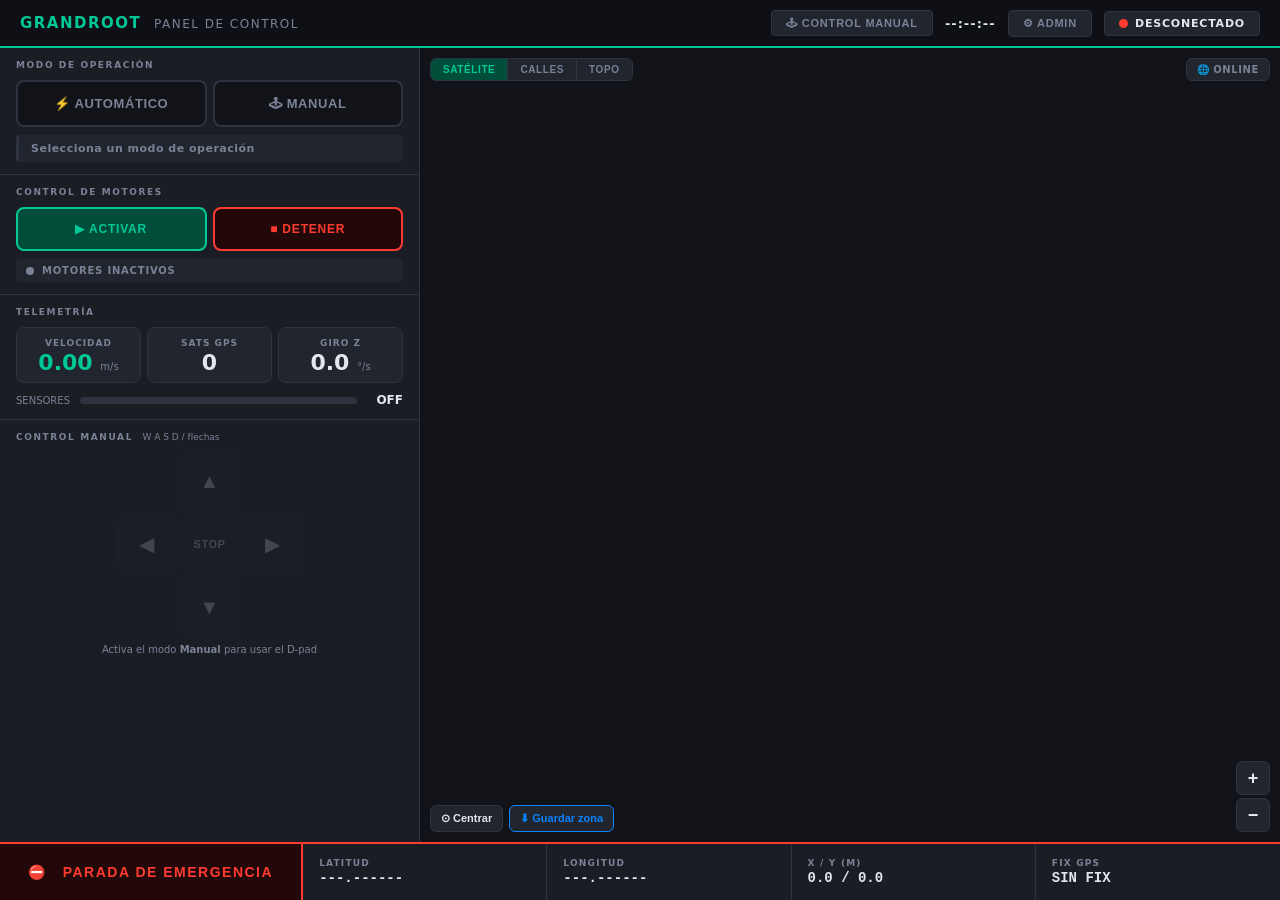
<file: Codigos finales/Desarrollo de HTML/grandroot_dashboard.html>
<!DOCTYPE html>
<html lang="es">
<head>
  <meta charset="UTF-8" />
  <meta name="viewport" content="width=device-width, initial-scale=1.0" />
  <title>GrandRoot — Panel de Control</title>

  <style id="leaflet-css">/*__LEAFLET_CSS__*/</style>
  <script id="leaflet-js">/*__LEAFLET_JS__*/</script>
  <script id="chart-js">/*__CHART_JS__*/</script>

  <style>
    *, *::before, *::after { box-sizing: border-box; margin: 0; padding: 0; }

    :root {
      --bg:        #111318;
      --surface:   #1a1d24;
      --surface2:  #21252e;
      --border:    #2e3340;
      --green:     #00c896;
      --green-dim: #004d3a;
      --yellow:    #ffb400;
      --red:       #ff3b30;
      --blue:      #0a84ff;
      --purple:    #a371f7;
      --orange:    #f0883e;
      --text:      #e2e6ef;
      --text-dim:  #7a8296;
      --radius:    8px;
    }

    html, body {
      height: 100%;
      background: var(--bg);
      color: var(--text);
      font-family: 'Segoe UI', 'Inter', system-ui, sans-serif;
      font-size: 13px;
      overflow: hidden;
    }

    /* ══ LAYOUT ═══════════════════════════════════════════════ */
    .app {
      display: grid;
      grid-template-rows: 48px 1fr 58px;
      height: 100vh;
    }

    /* ══ HEADER ════════════════════════════════════════════════ */
    header {
      background: #0e1016;
      border-bottom: 2px solid var(--green);
      display: flex;
      align-items: center;
      padding: 0 20px;
      gap: 12px;
      z-index: 1000;
    }
    .logo {
      font-size: 15px; font-weight: 800;
      color: var(--green); letter-spacing: 1.5px;
      text-transform: uppercase;
    }
    .logo span { color: var(--text-dim); font-weight: 400; font-size: 12px; margin-left: 6px; }
    .spacer { flex: 1; }

    .header-btn {
      background: var(--surface2);
      border: 1px solid var(--border);
      border-radius: 4px;
      padding: 6px 14px;
      font-size: 11px; font-weight: 700; letter-spacing: 0.8px;
      text-transform: uppercase;
      color: var(--text-dim);
      cursor: pointer;
      transition: all 0.15s;
      display: flex; align-items: center; gap: 6px;
    }
    .header-btn:hover { border-color: var(--text-dim); color: var(--text); }
    .header-btn.active {
      border-color: var(--blue);
      color: var(--blue);
      background: #0a2540;
    }
    .header-btn.admin:hover { border-color: var(--yellow); color: var(--yellow); }

    .conn-badge {
      display: flex; align-items: center; gap: 7px;
      background: var(--surface2); border: 1px solid var(--border);
      border-radius: 4px; padding: 5px 14px;
      font-size: 11px; font-weight: 700; letter-spacing: 0.8px;
    }
    .conn-dot {
      width: 9px; height: 9px; border-radius: 50%;
      background: var(--red); transition: background 0.3s;
    }
    .conn-dot.live { background: var(--green); animation: pulse 1.5s infinite; }
    @keyframes pulse { 0%,100%{opacity:1} 50%{opacity:.35} }

    .time-display {
      font-size: 13px; font-weight: 700;
      font-variant-numeric: tabular-nums;
      color: var(--text); letter-spacing: 1px;
    }

    /* ══ MAIN GRID ═════════════════════════════════════════════ */
    .main {
      display: grid;
      grid-template-columns: 420px 1fr;
      overflow: hidden;
    }

    /* ══ PANEL IZQUIERDO ═══════════════════════════════════════ */
    .left-panel {
      background: var(--surface);
      border-right: 1px solid var(--border);
      display: flex;
      flex-direction: column;
      overflow-y: auto;
    }
    .left-panel::-webkit-scrollbar { width: 4px; }
    .left-panel::-webkit-scrollbar-thumb { background: var(--border); }

    .sec {
      border-bottom: 1px solid var(--border);
      padding: 12px 16px;
    }
    .sec:last-child { border-bottom: none; }
    .sec-title {
      font-size: 9px; font-weight: 800; letter-spacing: 1.6px;
      text-transform: uppercase; color: var(--text-dim);
      margin-bottom: 10px;
    }

    /* ── Modo operación ───── */
    .mode-toggle {
      display: grid; grid-template-columns: 1fr 1fr;
      gap: 6px;
    }
    .mode-btn {
      padding: 14px 8px;
      border: 2px solid var(--border);
      border-radius: var(--radius);
      cursor: pointer;
      font-size: 13px; font-weight: 800;
      letter-spacing: 0.6px; text-transform: uppercase;
      background: var(--bg); color: var(--text-dim);
      transition: all 0.15s;
    }
    .mode-btn:hover { border-color: var(--text-dim); }
    .mode-btn.active-auto {
      background: var(--green-dim);
      border-color: var(--green);
      color: var(--green);
      box-shadow: 0 0 12px #00c89633;
    }
    .mode-btn.active-manual {
      background: #3a2100;
      border-color: var(--yellow);
      color: var(--yellow);
      box-shadow: 0 0 12px #ffb40033;
    }
    .mode-chip {
      margin-top: 8px;
      padding: 7px 12px;
      border-radius: 4px;
      font-size: 11px; font-weight: 700; letter-spacing: 0.5px;
    }
    .mode-chip.auto    { background: #002a1f; color: var(--green);  border-left: 3px solid var(--green); }
    .mode-chip.manual  { background: #2e1a00; color: var(--yellow); border-left: 3px solid var(--yellow); }
    .mode-chip.none    { background: var(--surface2); color: var(--text-dim); border-left: 3px solid var(--border); }

    /* ── Control de motores ───── */
    .motor-row {
      display: grid; grid-template-columns: 1fr 1fr;
      gap: 6px; margin-bottom: 8px;
    }
    .motor-action-btn {
      padding: 13px 8px;
      border: 2px solid var(--border);
      border-radius: var(--radius);
      cursor: pointer;
      font-size: 12px; font-weight: 800;
      letter-spacing: 0.8px; text-transform: uppercase;
      background: var(--bg); color: var(--text-dim);
      transition: all 0.15s;
    }
    .motor-action-btn.activar {
      background: var(--green-dim);
      border-color: var(--green);
      color: var(--green);
    }
    .motor-action-btn.activar:hover { background: #005c43; }
    .motor-action-btn.activar:active { background: var(--green); color: #000; }
    .motor-action-btn.detener {
      background: #220808;
      border-color: var(--red);
      color: var(--red);
    }
    .motor-action-btn.detener:hover { background: #3d0a0a; }
    .motor-action-btn.detener:active { background: var(--red); color: #fff; }

    .motor-status {
      display: flex; align-items: center; gap: 8px;
      padding: 6px 10px;
      background: var(--surface2); border-radius: 4px;
    }
    .motor-led {
      width: 8px; height: 8px; border-radius: 50%;
      background: var(--text-dim); transition: background 0.3s;
      flex-shrink: 0;
    }
    .motor-led.on  { background: var(--green); animation: pulse 1.5s infinite; }
    .motor-led.off { background: var(--red); }
    .motor-status-label {
      font-size: 10px; font-weight: 700; letter-spacing: 0.8px;
      text-transform: uppercase; color: var(--text-dim);
    }

    /* ── Telemetría general ── */
    .telem-row {
      display: grid;
      grid-template-columns: repeat(3, 1fr);
      gap: 6px;
    }
    .tcard {
      background: var(--surface2);
      border: 1px solid var(--border);
      border-radius: var(--radius);
      padding: 10px 10px 8px;
      text-align: center;
    }
    .tcard-label {
      font-size: 9px; font-weight: 700; letter-spacing: 1px;
      text-transform: uppercase; color: var(--text-dim);
      margin-bottom: 4px;
    }
    .tcard-value {
      font-size: 22px; font-weight: 800;
      font-variant-numeric: tabular-nums;
      line-height: 1;
    }
    .tcard-unit { font-size: 10px; color: var(--text-dim); font-weight: 500; }
    .tcard-value.good  { color: var(--green); }
    .tcard-value.warn  { color: var(--yellow); }
    .tcard-value.bad   { color: var(--red); }

    .conf-row {
      display: flex; align-items: center; gap: 10px;
      margin-top: 6px;
    }
    .conf-label { font-size: 10px; color: var(--text-dim); white-space: nowrap; }
    .conf-bar-bg {
      flex: 1; height: 7px; background: var(--border);
      border-radius: 4px; overflow: hidden;
    }
    .conf-bar-fill {
      height: 100%; border-radius: 4px;
      background: var(--green);
      transition: width 0.35s ease, background 0.3s;
    }
    .conf-val {
      font-size: 12px; font-weight: 700;
      font-variant-numeric: tabular-nums;
      min-width: 36px; text-align: right;
    }

    /* ── D-pad ─────── */
    .dpad-center {
      display: flex;
      justify-content: center;
    }
    .dpad {
      display: grid;
      grid-template-areas: ". up ." "left stop right" ". down .";
      grid-template-columns: repeat(3, 58px);
      grid-template-rows: repeat(3, 58px);
      gap: 5px;
    }
    .dpad-btn {
      background: var(--surface2);
      border: 1.5px solid var(--border);
      color: var(--text);
      border-radius: var(--radius);
      font-size: 20px;
      cursor: pointer;
      transition: background 0.1s, border-color 0.1s, transform 0.08s;
      display: flex; align-items: center; justify-content: center;
      user-select: none;
    }
    .dpad-btn:hover   { background: #272c38; border-color: #4a5160; }
    .dpad-btn.pressed {
      background: var(--green-dim); border-color: var(--green);
      color: var(--green); transform: scale(0.92);
    }
    .dpad-btn.stop-btn { font-size: 11px; font-weight: 800; letter-spacing: 0.5px; }
    .dpad-btn.stop-btn.pressed { background: #400; border-color: var(--red); color: var(--red); }
    [data-dir="up"]    { grid-area: up; }
    [data-dir="left"]  { grid-area: left; }
    [data-dir="stop"]  { grid-area: stop; }
    [data-dir="right"] { grid-area: right; }
    [data-dir="down"]  { grid-area: down; }
    .dpad-disabled { opacity: 0.2; pointer-events: none; }

    .dpad-hint {
      text-align: center; margin-top: 8px;
      font-size: 10px; color: var(--text-dim);
    }

    /* ══ ÁREA DERECHA: mapa ════════════════════════════════════ */
    .right-area {
      overflow: hidden;
      position: relative;
    }
    #map { width: 100%; height: 100%; }
    .leaflet-control-attribution,
    .leaflet-control-zoom { display: none !important; }
    .leaflet-container {
      background: #111318 !important;
      font-family: inherit;
    }
    .leaflet-tile-container img { outline: none !important; border: none !important; }
    .leaflet-tile { border: none !important; outline: none !important; }

    .map-zoom {
      position: absolute; bottom: 10px; right: 10px;
      z-index: 500;
      display: flex; flex-direction: column; gap: 3px;
    }
    .map-zoom-btn {
      width: 34px; height: 34px;
      background: var(--surface2); border: 1px solid var(--border);
      color: var(--text); border-radius: 6px;
      font-size: 18px; font-weight: 700;
      cursor: pointer; display: flex; align-items: center; justify-content: center;
      transition: background 0.1s;
    }
    .map-zoom-btn:hover { background: #272c38; }

    .map-controls-bl {
      position: absolute; bottom: 10px; left: 10px;
      z-index: 500;
      display: flex; gap: 6px;
    }
    .map-ctrl-btn {
      background: var(--surface2); border: 1px solid var(--border);
      color: var(--text); border-radius: 6px;
      padding: 6px 10px; font-size: 11px; font-weight: 700;
      cursor: pointer; transition: background 0.1s, border-color 0.1s;
    }
    .map-ctrl-btn:hover { background: #272c38; }
    .map-ctrl-btn.cache { border-color: var(--blue); color: var(--blue); }
    .map-ctrl-btn.cache:hover { background: #0a2540; }
    .map-ctrl-btn.caching { border-color: var(--yellow); color: var(--yellow); background: #2e1a00; }

    .map-mode-btn {
      position: absolute; top: 10px; right: 10px;
      z-index: 500;
      background: var(--surface2); border: 1px solid var(--border);
      color: var(--text-dim); border-radius: 6px;
      padding: 5px 10px; font-size: 10px; font-weight: 700;
      letter-spacing: 0.6px; text-transform: uppercase;
      cursor: default; transition: background 0.1s, color 0.1s;
    }
    .map-mode-btn.offline { border-color: var(--yellow); color: var(--yellow); }

    .map-layer-switch {
      position: absolute; top: 10px; left: 10px;
      z-index: 500;
      display: flex; gap: 0;
      background: var(--surface2); border: 1px solid var(--border);
      border-radius: 6px;
      overflow: hidden;
    }
    .layer-btn {
      background: transparent; border: none;
      color: var(--text-dim);
      padding: 5px 12px; font-size: 10px; font-weight: 700;
      letter-spacing: 0.6px; text-transform: uppercase;
      cursor: pointer; transition: background 0.1s, color 0.1s;
      border-right: 1px solid var(--border);
    }
    .layer-btn:last-child { border-right: none; }
    .layer-btn:hover { background: #272c38; color: var(--text); }
    .layer-btn.active {
      background: var(--green-dim);
      color: var(--green);
    }

    /* ══ PANEL CONTROL MANUAL DESPLEGABLE (parte alta) ═══════════ */
    .ctrl-overlay {
      display: none;
      position: fixed;
      top: 48px; left: 0; right: 0; bottom: 58px;
      background: rgba(10, 12, 18, 0.92);
      backdrop-filter: blur(6px);
      z-index: 7500;
      overflow-y: auto;
    }
    .ctrl-overlay.visible { display: block; }

    .ctrl-panel {
      max-width: 1200px;
      margin: 0 auto;
      padding: 18px 24px 40px;
    }

    .ctrl-header {
      display: flex; align-items: center; gap: 12px;
      padding-bottom: 14px;
      border-bottom: 1px solid var(--border);
      margin-bottom: 18px;
    }
    .ctrl-title {
      font-size: 14px; font-weight: 800; letter-spacing: 1.4px;
      text-transform: uppercase; color: var(--blue);
      flex: 1;
    }
    .ctrl-close {
      background: transparent; border: 1px solid var(--border);
      color: var(--text-dim); border-radius: 6px;
      padding: 5px 14px; font-size: 11px; font-weight: 800;
      letter-spacing: 0.8px; text-transform: uppercase;
      cursor: pointer; transition: border-color 0.15s, color 0.15s;
    }
    .ctrl-close:hover { border-color: var(--red); color: var(--red); }

    /* Layout dentro del panel: dos columnas grandes */
    .ctrl-grid {
      display: grid;
      grid-template-columns: 1fr 1fr;
      gap: 16px;
    }

    .ctrl-card {
      background: var(--surface);
      border: 1px solid var(--border);
      border-radius: 10px;
      padding: 14px 16px;
    }
    .ctrl-card-title {
      font-size: 10px; font-weight: 800; letter-spacing: 1.4px;
      text-transform: uppercase; color: var(--text-dim);
      margin-bottom: 12px;
      display: flex; align-items: center; gap: 8px;
    }
    .ctrl-card-title .badge-color {
      width: 10px; height: 10px; border-radius: 3px;
    }

    /* ── Slider de velocidad ── */
    .speed-block {
      grid-column: 1 / -1;
      background: var(--surface);
      border: 1px solid var(--border);
      border-radius: 10px;
      padding: 16px 22px;
      display: flex; align-items: center; gap: 24px;
    }
    .speed-display {
      font-size: 44px; font-weight: 900;
      color: var(--blue);
      font-variant-numeric: tabular-nums;
      min-width: 90px; text-align: center;
      line-height: 1;
    }
    .speed-controls { flex: 1; }
    .speed-row {
      display: flex; align-items: center; gap: 12px;
    }
    .speed-row label {
      font-size: 11px; color: var(--text-dim);
      white-space: nowrap; font-weight: 700;
    }
    input[type=range] {
      flex: 1; accent-color: var(--blue);
      height: 6px;
    }
    .speed-unit {
      font-size: 11px; color: var(--text-dim);
      text-align: center; margin-top: 4px;
      letter-spacing: 1px;
    }

    /* ── Tarjetas telemetría motores ── */
    .tele-grid {
      display: grid;
      grid-template-columns: 1fr 1fr;
      gap: 8px;
    }
    .tele-item {
      background: var(--surface2);
      border-radius: 8px;
      padding: 10px 12px;
      border-left: 3px solid var(--border);
    }
    .tele-item.ref { border-left-color: var(--purple); }
    .tele-item.pul { border-left-color: var(--blue); }
    .tele-item.err { border-left-color: var(--orange); }
    .tele-item.esf { border-left-color: var(--green); }
    .tele-lbl {
      font-size: 10px; color: var(--text-dim);
      margin-bottom: 3px;
      letter-spacing: 0.5px;
    }
    .tele-val {
      font-size: 22px; font-weight: 800;
      font-variant-numeric: tabular-nums;
      font-family: 'Courier New', monospace;
    }

    /* ── Gráficas ── */
    .charts-grid {
      grid-column: 1 / -1;
      display: grid;
      grid-template-columns: 1fr 1fr;
      gap: 14px;
      margin-top: 6px;
    }
    .chart-card {
      background: var(--surface);
      border: 1px solid var(--border);
      border-radius: 10px;
      padding: 14px 16px;
    }
    .chart-card canvas { max-height: 160px; }

    /* ══ FOOTER ══════════════════════════════════════════════ */
    .app-footer {
      display: flex;
      align-items: stretch;
      border-top: 2px solid var(--red);
      background: var(--surface);
      z-index: 900;
    }
    .footer-estop {
      flex: 0 0 auto;
      display: flex;
      align-items: center;
    }
    .estop-btn {
      height: 100%;
      border-radius: 0;
      border: none;
      border-right: 2px solid var(--red);
      padding: 0 28px;
      background: #220808;
      color: var(--red);
      font-size: 14px; font-weight: 800;
      letter-spacing: 1.5px; text-transform: uppercase;
      cursor: pointer; transition: background 0.12s;
    }
    .estop-btn:hover  { background: #3d0a0a; }
    .estop-btn:active { background: var(--red); color: #fff; }

    .gps-strip {
      flex: 1;
      display: grid;
      grid-template-columns: repeat(4, 1fr);
    }
    .gps-cell {
      padding: 6px 16px;
      border-right: 1px solid var(--border);
      display: flex; flex-direction: column; justify-content: center;
    }
    .gps-cell:last-child { border-right: none; }
    .gps-cell-label {
      font-size: 9px; font-weight: 700; letter-spacing: 1.2px;
      text-transform: uppercase; color: var(--text-dim);
      margin-bottom: 2px;
    }
    .gps-cell-value {
      font-size: 14px; font-weight: 700;
      font-variant-numeric: tabular-nums;
      font-family: 'Courier New', monospace;
      color: var(--text);
    }
    .gps-cell-value.good { color: var(--green); }

    /* ══ MODAL GENÉRICO ════════════════════════════════════════ */
    .overlay {
      display: none;
      position: fixed; inset: 0;
      background: rgba(0,0,0,0.72);
      z-index: 9000;
      align-items: center; justify-content: center;
    }
    .overlay.visible { display: flex; }

    .modal {
      background: var(--surface);
      border: 1px solid var(--border);
      border-radius: 10px;
      padding: 28px 32px;
      width: 360px;
      display: flex; flex-direction: column; gap: 14px;
    }
    .modal-title {
      font-size: 13px; font-weight: 800; letter-spacing: 1.2px;
      text-transform: uppercase; color: var(--text);
    }
    .modal-title.warn { color: var(--yellow); }
    .modal-msg {
      font-size: 13px; color: var(--text-dim);
      line-height: 1.5;
    }
    .modal input[type="password"] {
      width: 100%;
      background: var(--bg);
      border: 1px solid var(--border);
      border-radius: 6px;
      padding: 10px 14px;
      font-size: 14px; color: var(--text);
      outline: none;
      transition: border-color 0.15s;
    }
    .modal input[type="password"]:focus { border-color: var(--green); }
    .modal-error {
      font-size: 11px; color: var(--red);
      min-height: 16px;
    }
    .modal-actions {
      display: flex; gap: 8px; justify-content: flex-end;
    }
    .modal-cancel {
      background: transparent; border: 1px solid var(--border);
      color: var(--text-dim); border-radius: 6px;
      padding: 8px 18px; font-size: 12px; font-weight: 700;
      cursor: pointer; transition: border-color 0.15s;
    }
    .modal-cancel:hover { border-color: var(--text-dim); }
    .modal-confirm {
      background: var(--green-dim); border: 1px solid var(--green);
      color: var(--green); border-radius: 6px;
      padding: 8px 18px; font-size: 12px; font-weight: 700;
      cursor: pointer; transition: background 0.15s;
    }
    .modal-confirm:hover { background: #005c43; }

    /* ══ PANEL ADMIN ═══════════════════════════════════════════ */
    .tech-panel {
      display: none;
      position: fixed;
      top: 58px; right: 18px;
      width: 420px;
      background: var(--surface);
      border: 1px solid var(--border);
      border-radius: 10px;
      z-index: 8000;
      box-shadow: 0 8px 32px rgba(0,0,0,0.6);
      flex-direction: column;
      overflow: hidden;
    }
    .tech-panel.visible { display: flex; }

    .tech-header {
      display: flex; align-items: center;
      padding: 10px 16px;
      background: #0e1016;
      border-bottom: 1px solid var(--border);
      gap: 10px;
    }
    .tech-header-title {
      font-size: 10px; font-weight: 800; letter-spacing: 1.4px;
      text-transform: uppercase; color: var(--yellow);
      flex: 1;
    }
    .tech-close {
      background: transparent; border: none;
      color: var(--text-dim); font-size: 18px;
      cursor: pointer; line-height: 1; padding: 0 2px;
      transition: color 0.1s;
    }
    .tech-close:hover { color: var(--red); }

    .tech-body {
      padding: 14px 16px;
      display: flex; flex-direction: column; gap: 14px;
      overflow-y: auto; max-height: calc(100vh - 120px);
    }
    .tech-body::-webkit-scrollbar { width: 4px; }
    .tech-body::-webkit-scrollbar-thumb { background: var(--border); }

    .tech-sec-title {
      font-size: 9px; font-weight: 800; letter-spacing: 1.6px;
      text-transform: uppercase; color: var(--text-dim);
      margin-bottom: 8px;
    }

    .param-grid {
      display: grid;
      grid-template-columns: 1fr 1fr;
      gap: 8px;
    }
    .param-row {
      background: var(--surface2);
      border: 1px solid var(--border);
      border-radius: 6px;
      padding: 8px 10px;
      display: flex; flex-direction: column; gap: 4px;
    }
    .param-label {
      font-size: 9px; font-weight: 700; letter-spacing: 0.9px;
      text-transform: uppercase; color: var(--text-dim);
    }
    .param-input-row {
      display: flex; gap: 6px; align-items: center;
    }
    .param-input {
      flex: 1;
      background: var(--bg);
      border: 1px solid var(--border);
      border-radius: 4px;
      padding: 5px 8px;
      font-size: 13px; font-weight: 700;
      font-family: 'Courier New', monospace;
      color: var(--green);
      outline: none; width: 0;
      transition: border-color 0.15s;
    }
    .param-input:focus { border-color: var(--green); }
    .param-apply {
      background: var(--green-dim);
      border: 1px solid var(--green);
      color: var(--green);
      border-radius: 4px;
      padding: 4px 8px;
      font-size: 10px; font-weight: 800;
      cursor: pointer; white-space: nowrap;
      transition: background 0.15s;
    }
    .param-apply:hover { background: #005c43; }
    .param-apply.ok  { background: var(--green); color: #000; }
    .param-apply.err { background: var(--red); color: #fff; border-color: var(--red); }

    .log-terminal {
      background: #0a0c0f;
      border: 1px solid var(--border);
      border-radius: 6px;
      padding: 10px 12px;
      height: 140px;
      overflow-y: auto;
      font-family: 'Courier New', monospace;
      font-size: 11px;
      line-height: 1.55;
    }
    .log-terminal::-webkit-scrollbar { width: 4px; }
    .log-terminal::-webkit-scrollbar-thumb { background: #2a3040; }
    .log-line { color: #7a8296; }
    .log-line.ok   { color: var(--green); }
    .log-line.warn { color: var(--yellow); }
    .log-line.err  { color: var(--red); }
    .log-line.info { color: #0a84ff; }

    /* ══ TOAST DE CACHEO DE MAPA ═══════════════════════════════ */
    .cache-toast {
      display: none;
      position: fixed;
      bottom: 80px; left: 50%;
      transform: translateX(-50%);
      background: var(--surface);
      border: 1px solid var(--blue);
      border-radius: 8px;
      padding: 10px 18px;
      font-size: 12px; font-weight: 700;
      color: var(--blue);
      z-index: 9500;
      box-shadow: 0 4px 16px rgba(0,0,0,0.5);
    }
    .cache-toast.visible { display: block; }
    .cache-toast.done {
      border-color: var(--green);
      color: var(--green);
    }
  </style>
</head>
<body>
<div class="app">

  <!-- ══ HEADER ══════════════════════════════════════════════════ -->
  <header>
    <div class="logo">GrandRoot <span>Panel de Control</span></div>
    <div class="spacer"></div>
    <button class="header-btn" id="btn-ctrl-manual" onclick="toggleControlPanel()">
      🕹 Control Manual
    </button>
    <div class="time-display" id="clock">--:--:--</div>
    <button class="header-btn admin" onclick="abrirLogin()">⚙ Admin</button>
    <div class="conn-badge">
      <div class="conn-dot" id="conn-dot"></div>
      <span id="conn-text">DESCONECTADO</span>
    </div>
  </header>

  <!-- ══ MAIN ════════════════════════════════════════════════════ -->
  <div class="main">

    <!-- ══ PANEL IZQUIERDO ══════════════════════════════════════ -->
    <div class="left-panel">

      <!-- Modo de operación -->
      <div class="sec">
        <div class="sec-title">Modo de operación</div>
        <div class="mode-toggle">
          <button class="mode-btn" id="btn-auto"   onclick="setMode('auto')">⚡ Automático</button>
          <button class="mode-btn" id="btn-manual" onclick="setMode('manual')">🕹 Manual</button>
        </div>
        <div class="mode-chip none" id="mode-chip">
          Selecciona un modo de operación
        </div>
      </div>

      <!-- Control de motores -->
      <div class="sec">
        <div class="sec-title">Control de motores</div>
        <div class="motor-row">
          <button class="motor-action-btn activar" onclick="startMotors()">▶ Activar</button>
          <button class="motor-action-btn detener" onclick="stopMotors()">■ Detener</button>
        </div>
        <div class="motor-status">
          <div class="motor-led" id="motor-led"></div>
          <span class="motor-status-label" id="motor-status-label">Motores inactivos</span>
        </div>
      </div>

      <!-- Telemetría general -->
      <div class="sec">
        <div class="sec-title">Telemetría</div>
        <div class="telem-row">
          <div class="tcard">
            <div class="tcard-label">Velocidad</div>
            <div class="tcard-value good" id="tval-speed">0.00 <span class="tcard-unit">m/s</span></div>
          </div>
          <div class="tcard">
            <div class="tcard-label">Sats GPS</div>
            <div class="tcard-value" id="tval-sats">0</div>
          </div>
          <div class="tcard">
            <div class="tcard-label">Giro Z</div>
            <div class="tcard-value" id="tval-gz">0.0 <span class="tcard-unit">°/s</span></div>
          </div>
        </div>
        <div class="conf-row" style="margin-top:10px">
          <div class="conf-label">SENSORES</div>
          <div class="conf-bar-bg">
            <div class="conf-bar-fill" id="conf-bar" style="width:0%"></div>
          </div>
          <div class="conf-val" id="tval-conf">OFF</div>
        </div>
      </div>

      <!-- Control manual (D-PAD) -->
      <div class="sec">
        <div class="sec-title">Control manual &nbsp;<span style="font-weight:400;text-transform:none;letter-spacing:0">W A S D / flechas</span></div>
        <div class="dpad-center">
          <div class="dpad dpad-disabled" id="dpad">
            <button class="dpad-btn" data-dir="up"    title="W / ↑">▲</button>
            <button class="dpad-btn" data-dir="left"  title="A / ←">◀</button>
            <button class="dpad-btn stop-btn" data-dir="stop" title="Espacio">STOP</button>
            <button class="dpad-btn" data-dir="right" title="D / →">▶</button>
            <button class="dpad-btn" data-dir="down"  title="S / ↓">▼</button>
          </div>
        </div>
        <div class="dpad-hint">Activa el modo <b>Manual</b> para usar el D-pad</div>
      </div>

    </div><!-- /left-panel -->

    <!-- ══ ÁREA DERECHA: mapa ════════════════════════════════════ -->
    <div class="right-area">
      <div id="map"></div>

      <div class="map-zoom">
        <button class="map-zoom-btn" onclick="map.zoomIn()">+</button>
        <button class="map-zoom-btn" onclick="map.zoomOut()">−</button>
      </div>
      <div class="map-controls-bl">
        <button class="map-ctrl-btn" onclick="centerOnRobot()">⊙ Centrar</button>
        <button class="map-ctrl-btn cache" id="btn-cache" onclick="cachearVistaActual()">⬇ Guardar zona</button>
      </div>
      <div class="map-layer-switch">
        <button class="layer-btn active" data-layer="sat"    onclick="cambiarProvider('sat')">Satélite</button>
        <button class="layer-btn"        data-layer="street" onclick="cambiarProvider('street')">Calles</button>
        <button class="layer-btn"        data-layer="topo"   onclick="cambiarProvider('topo')">Topo</button>
      </div>
      <div class="map-mode-btn" id="map-mode-btn" title="Estado de conexión a internet">&#127760; Online</div>
    </div>

  </div><!-- /main -->

  <!-- ══ FOOTER ═══════════════════════════════════════════════════ -->
  <div class="app-footer">
    <div class="footer-estop">
      <button class="estop-btn" onclick="emergencyStop()">⛔ &nbsp; Parada de emergencia</button>
    </div>
    <div class="gps-strip">
      <div class="gps-cell">
        <div class="gps-cell-label">Latitud</div>
        <div class="gps-cell-value" id="gps-lat">---.------</div>
      </div>
      <div class="gps-cell">
        <div class="gps-cell-label">Longitud</div>
        <div class="gps-cell-value" id="gps-lon">---.------</div>
      </div>
      <div class="gps-cell">
        <div class="gps-cell-label">X / Y (m)</div>
        <div class="gps-cell-value" id="gps-xy">0.0 / 0.0</div>
      </div>
      <div class="gps-cell">
        <div class="gps-cell-label">Fix GPS</div>
        <div class="gps-cell-value" id="gps-fix">SIN FIX</div>
      </div>
    </div>
  </div>

</div><!-- /app -->


<!-- ══ PANEL CONTROL MANUAL (DESPLEGABLE ARRIBA) ════════════════ -->
<div class="ctrl-overlay" id="ctrl-overlay">
  <div class="ctrl-panel">

    <div class="ctrl-header">
      <div class="ctrl-title">🕹 Control Manual — Telemetría PID y Velocidad</div>
      <button class="ctrl-close" onclick="toggleControlPanel()">✕ Cerrar</button>
    </div>

    <div class="ctrl-grid">

      <!-- Slider de velocidad (ocupa dos columnas) -->
      <div class="speed-block">
        <div>
          <div class="speed-display" id="speedDisplay">0</div>
          <div class="speed-unit">PUL/S</div>
        </div>
        <div class="speed-controls">
          <div class="ctrl-card-title" style="margin-bottom:8px"><span class="badge-color" style="background:var(--blue)"></span>Velocidad de referencia</div>
          <div class="speed-row">
            <label>0</label>
            <input type="range" id="speedSlider" min="0" max="22" value="0" oninput="updateSpeed(this.value)">
            <label>22</label>
          </div>
        </div>
      </div>

      <!-- Telemetría Motor Derecho -->
      <div class="ctrl-card">
        <div class="ctrl-card-title">
          <span class="badge-color" style="background:var(--orange)"></span>
          Motor Derecho
        </div>
        <div class="tele-grid">
          <div class="tele-item ref"><div class="tele-lbl">Referencia</div><div class="tele-val" id="tRef_d">0</div></div>
          <div class="tele-item pul"><div class="tele-lbl">Pulsos</div><div class="tele-val" id="tPul_d">—</div></div>
          <div class="tele-item err"><div class="tele-lbl">Error</div><div class="tele-val" id="tErr_d">—</div></div>
          <div class="tele-item esf"><div class="tele-lbl">Esfuerzo</div><div class="tele-val" id="tEsf_d">—</div></div>
        </div>
      </div>

      <!-- Telemetría Motor Izquierdo -->
      <div class="ctrl-card">
        <div class="ctrl-card-title">
          <span class="badge-color" style="background:var(--blue)"></span>
          Motor Izquierdo
        </div>
        <div class="tele-grid">
          <div class="tele-item ref"><div class="tele-lbl">Referencia</div><div class="tele-val" id="tRef_i">0</div></div>
          <div class="tele-item pul"><div class="tele-lbl">Pulsos</div><div class="tele-val" id="tPul_i">—</div></div>
          <div class="tele-item err"><div class="tele-lbl">Error</div><div class="tele-val" id="tErr_i">—</div></div>
          <div class="tele-item esf"><div class="tele-lbl">Esfuerzo</div><div class="tele-val" id="tEsf_i">—</div></div>
        </div>
      </div>

      <!-- Gráficas (2x2) -->
      <div class="charts-grid">
        <div class="chart-card">
          <div class="ctrl-card-title">
            <span class="badge-color" style="background:var(--orange)"></span>
            Referencia vs Medida (Derecho)
          </div>
          <canvas id="cRef_d"></canvas>
        </div>
        <div class="chart-card">
          <div class="ctrl-card-title">
            <span class="badge-color" style="background:var(--blue)"></span>
            Referencia vs Medida (Izquierdo)
          </div>
          <canvas id="cRef_i"></canvas>
        </div>
        <div class="chart-card">
          <div class="ctrl-card-title">
            <span class="badge-color" style="background:var(--orange)"></span>
            Error
          </div>
          <canvas id="cErr"></canvas>
        </div>
        <div class="chart-card">
          <div class="ctrl-card-title">
            <span class="badge-color" style="background:var(--green)"></span>
            Esfuerzo (DAC 0-255)
          </div>
          <canvas id="cEsf"></canvas>
        </div>
      </div>

    </div><!-- /ctrl-grid -->

  </div>
</div>


<!-- ══ MODAL LOGIN ADMIN ══════════════════════════════════════════ -->
<div class="overlay" id="login-overlay">
  <div class="modal">
    <div class="modal-title">🔒 Acceso Admin</div>
    <input type="password" id="admin-pwd" placeholder="Contraseña"
           onkeydown="if(event.key==='Enter') verificarAdmin()"/>
    <div class="modal-error" id="admin-error"></div>
    <div class="modal-actions">
      <button class="modal-cancel" onclick="cerrarLogin()">Cancelar</button>
      <button class="modal-confirm" onclick="verificarAdmin()">Entrar</button>
    </div>
  </div>
</div>

<!-- ══ MODAL: MODO AUTOMÁTICO EN DESARROLLO ══════════════════════ -->
<div class="overlay" id="dev-overlay">
  <div class="modal">
    <div class="modal-title warn">🚧 Modo Automático</div>
    <div class="modal-msg">
      El modo de navegación autónoma con U-Net aún está en desarrollo.
      Por favor utiliza el <b>Modo Manual</b> mientras tanto.
    </div>
    <div class="modal-actions">
      <button class="modal-confirm" onclick="cerrarDevModal()" style="width:100%">Entendido</button>
    </div>
  </div>
</div>

<!-- ══ PANEL ADMIN ═══════════════════════════════════════════════ -->
<div class="tech-panel" id="tech-panel">

  <div class="tech-header">
    <span class="tech-header-title">⚙ Panel de administración</span>
    <button class="tech-close" onclick="cerrarAdmin()" title="Cerrar">✕</button>
  </div>

  <div class="tech-body">

    <div>
      <div class="tech-sec-title">Parámetros del controlador PI</div>
      <div class="param-grid">

        <div class="param-row">
          <div class="param-label">Kp</div>
          <div class="param-input-row">
            <input class="param-input" type="number" id="p-kp" step="0.5" min="0" placeholder="6.0"/>
            <button class="param-apply" onclick="enviarParam('kp', 'p-kp', this)">Aplicar</button>
          </div>
        </div>

        <div class="param-row">
          <div class="param-label">Ki</div>
          <div class="param-input-row">
            <input class="param-input" type="number" id="p-ki" step="0.5" min="0" placeholder="3.0"/>
            <button class="param-apply" onclick="enviarParam('ki', 'p-ki', this)">Aplicar</button>
          </div>
        </div>

        <div class="param-row">
          <div class="param-label">Pulsos Max</div>
          <div class="param-input-row">
            <input class="param-input" type="number" id="p-pulsos" step="1" min="1" placeholder="22"/>
            <button class="param-apply" onclick="enviarParam('pulsos_max', 'p-pulsos', this)">Aplicar</button>
          </div>
        </div>

        <div class="param-row">
          <div class="param-label">VMAX (m/s)</div>
          <div class="param-input-row">
            <input class="param-input" type="number" id="p-vmax" step="0.1" min="0.1" placeholder="4.0"/>
            <button class="param-apply" onclick="enviarParam('vmax', 'p-vmax', this)">Aplicar</button>
          </div>
        </div>

        <div class="param-row">
          <div class="param-label">WMAX (rad/s)</div>
          <div class="param-input-row">
            <input class="param-input" type="number" id="p-wmax" step="0.1" min="0.1" placeholder="7.4"/>
            <button class="param-apply" onclick="enviarParam('wmax', 'p-wmax', this)">Aplicar</button>
          </div>
        </div>

        <div class="param-row">
          <div class="param-label">Ref Min Giro</div>
          <div class="param-input-row">
            <input class="param-input" type="number" id="p-refmin" step="1" min="0" placeholder="3"/>
            <button class="param-apply" onclick="enviarParam('ref_min_gir', 'p-refmin', this)">Aplicar</button>
          </div>
        </div>

        <div class="param-row" style="grid-column: 1 / -1">
          <div class="param-label">DAC Min Arranque (0-255)</div>
          <div class="param-input-row">
            <input class="param-input" type="number" id="p-dacmin" step="1" min="0" max="255" placeholder="70"/>
            <button class="param-apply" onclick="enviarParam('dac_min_arranque', 'p-dacmin', this)">Aplicar</button>
          </div>
        </div>

      </div>
    </div>

    <div>
      <div class="tech-sec-title" style="display:flex;align-items:center;gap:8px;">
        Log del sistema
        <button onclick="limpiarLog()"
          style="font-size:9px;font-weight:800;letter-spacing:0.8px;text-transform:uppercase;
                 background:transparent;border:1px solid var(--border);color:var(--text-dim);
                 border-radius:3px;padding:2px 7px;cursor:pointer;">
          Limpiar
        </button>
      </div>
      <div class="log-terminal" id="log-terminal">
        <div class="log-line info">[SISTEMA] Panel admin cargado.</div>
      </div>
    </div>

  </div>
</div>

<!-- Toast cacheo -->
<div class="cache-toast" id="cache-toast">Cacheando tiles...</div>


<script>
/* ════════════════════════════════════════════════════════════════
   CONFIGURACIÓN GLOBAL
   ══════════════════════════════════════════════════════════════ */

const DEFAULT_LAT = 28.7385775;
const DEFAULT_LON = -106.1217361;

// WebSocket al ESP32 PID — la página se sirve desde el ESP32, así que
// location.hostname será 192.168.4.1 cuando estamos en el AP.
const WS_URL = `ws://${location.hostname || '192.168.4.1'}/ws`;

/* ════════════════════════════════════════════════════════════════
   CACHÉ DE TILES EN INDEXEDDB (offline maps)
   ══════════════════════════════════════════════════════════════ */

const DB_NAME    = 'grandroot-tiles';
const DB_VERSION = 1;
const DB_STORE   = 'tiles';

let tileDB = null;

function openTileDB() {
  return new Promise((resolve, reject) => {
    const req = indexedDB.open(DB_NAME, DB_VERSION);
    req.onerror   = () => reject(req.error);
    req.onsuccess = () => resolve(req.result);
    req.onupgradeneeded = (e) => {
      const db = e.target.result;
      if (!db.objectStoreNames.contains(DB_STORE)) {
        db.createObjectStore(DB_STORE);
      }
    };
  });
}

function tileFromCache(key) {
  if (!tileDB) return Promise.resolve(null);
  return new Promise((resolve) => {
    const tx = tileDB.transaction(DB_STORE, 'readonly');
    const req = tx.objectStore(DB_STORE).get(key);
    req.onsuccess = () => resolve(req.result || null);
    req.onerror   = () => resolve(null);
  });
}

function tileToCache(key, blob) {
  if (!tileDB) return Promise.resolve();
  return new Promise((resolve) => {
    const tx = tileDB.transaction(DB_STORE, 'readwrite');
    tx.objectStore(DB_STORE).put(blob, key);
    tx.oncomplete = () => resolve();
    tx.onerror    = () => resolve();
  });
}

/* ── Capa Leaflet personalizada con caché IndexedDB ─────────────── */
/*
 * Estrategia:
 *  1. Si el tile está en IndexedDB, lo servimos desde ahí (offline OK).
 *  2. Si no está, dejamos que el navegador lo cargue normalmente
 *     (la <img> hace su petición sin pasar por fetch — eso evita
 *     muchos problemas de CORS porque las <img> no requieren CORS
 *     para mostrarse, solo para usar `canvas.toDataURL` o similar).
 *  3. Cuando la <img> carga OK, la copiamos al caché usando un
 *     XMLHttpRequest con responseType='blob' contra la misma URL.
 *     Si esa petición falla por CORS, el tile sigue mostrándose
 *     (solo no se cachea).
 */
const CachedTileLayer = L.TileLayer.extend({

  createTile(coords, done) {
    const tile = document.createElement('img');
    const url  = this.getTileUrl(coords);
    const key  = `${this.options.cacheKey}/${coords.z}/${coords.x}/${coords.y}`;

    tile.alt = '';
    tile.setAttribute('role', 'presentation');

    // 1) Intentar caché primero
    tileFromCache(key).then(blob => {
      if (blob) {
        // Servimos desde caché — no toca la red
        tile.src = URL.createObjectURL(blob);
        tile.onload = () => done(null, tile);
        return;
      }

      // 2) Cargar desde red usando <img> (no fetch)
      tile.onload = () => {
        done(null, tile);
        // 3) Intentar guardar en caché en segundo plano
        //    Si CORS lo bloquea, no pasa nada — el tile ya se vio.
        this._cachearTile(url, key);
      };
      tile.onerror = () => {
        // Sin red y sin caché → placeholder
        tile.src =
          'data:image/svg+xml;utf8,<svg xmlns="http://www.w3.org/2000/svg" width="256" height="256">' +
          '<rect width="256" height="256" fill="%23111318"/>' +
          '<text x="128" y="128" fill="%232a3040" font-family="monospace" font-size="11" text-anchor="middle">' +
          'sin tile</text></svg>';
        done(null, tile);
      };
      tile.src = url;
    });

    return tile;
  },

  _cachearTile(url, key) {
    // XHR para obtener el blob — los providers correctos (ArcGIS, CartoDB)
    // mandan CORS habilitado. Si falla, ignoramos silenciosamente.
    try {
      const xhr = new XMLHttpRequest();
      xhr.open('GET', url, true);
      xhr.responseType = 'blob';
      xhr.onload = () => {
        if (xhr.status === 200 && xhr.response) {
          tileToCache(key, xhr.response);
        }
      };
      xhr.onerror = () => {};
      xhr.send();
    } catch (e) { /* silencioso */ }
  }
});

/* ════════════════════════════════════════════════════════════════
   MAPA
   ══════════════════════════════════════════════════════════════ */

const DEFAULT_LATLNG = [DEFAULT_LAT, DEFAULT_LON];

// Proveedores de tiles probados (sin API key, con CORS habilitado):
//   · ArcGIS World Imagery — satélite. PRINCIPAL.
//   · CartoDB Voyager      — mapa de calles claro y limpio.
//   · OpenTopoMap          — topográfico (curvas de nivel).
const PROVIDERS = {
  sat: {
    name: 'Satélite',
    url: 'https://server.arcgisonline.com/ArcGIS/rest/services/World_Imagery/MapServer/tile/{z}/{y}/{x}',
    maxNativeZoom: 19,
    maxZoom: 21,
    cacheKey: 'sat'
  },
  street: {
    name: 'Calles',
    url: 'https://{s}.basemaps.cartocdn.com/rastertiles/voyager/{z}/{x}/{y}.png',
    subdomains: 'abcd',
    maxNativeZoom: 19,
    maxZoom: 21,
    cacheKey: 'street'
  },
  topo: {
    name: 'Topo',
    url: 'https://{s}.tile.opentopomap.org/{z}/{x}/{y}.png',
    subdomains: 'abc',
    maxNativeZoom: 17,
    maxZoom: 19,
    cacheKey: 'topo'
  }
};

const map = L.map('map', {
  center: DEFAULT_LATLNG,
  zoom: 18,
  zoomControl: false,
  attributionControl: false
});

let capaActual = null;
let providerActual = 'sat';

function crearCapa(key) {
  const cfg = PROVIDERS[key];
  return new CachedTileLayer(cfg.url, {
    maxNativeZoom: cfg.maxNativeZoom,
    maxZoom: cfg.maxZoom,
    subdomains: cfg.subdomains || 'abc',
    cacheKey: cfg.cacheKey,
    crossOrigin: true
  });
}

function cambiarProvider(key) {
  if (!PROVIDERS[key]) return;
  if (capaActual) map.removeLayer(capaActual);
  capaActual = crearCapa(key);
  capaActual.addTo(map);
  providerActual = key;
  // Refrescar UI del selector
  document.querySelectorAll('.layer-btn').forEach(b => {
    b.classList.toggle('active', b.dataset.layer === key);
  });
}

// Inicializar capa después de abrir IndexedDB
openTileDB().then(db => {
  tileDB = db;
  cambiarProvider('sat');
}).catch(err => {
  console.warn('IndexedDB no disponible — funcionando sin caché:', err);
  cambiarProvider('sat');
});

/* ── Indicador online/offline (silencioso, sin tocar tiles) ──── */
let mapOnline = true;
function setMapMode(online) {
  mapOnline = online;
  const btn = document.getElementById('map-mode-btn');
  if (!btn) return;
  if (online) {
    btn.textContent = '\uD83C\uDF10 Online';
    btn.classList.remove('offline');
  } else {
    btn.textContent = '\uD83D\uDCF4 Offline';
    btn.classList.add('offline');
  }
}

// Detección de conectividad
function checkOnline() {
  // Una imagen 1x1 de un CDN confiable
  const img = new Image();
  let done = false;
  const t = setTimeout(() => { if (!done) { done = true; setMapMode(false); } }, 3500);
  img.onload  = () => { if (!done) { done = true; clearTimeout(t); setMapMode(true);  } };
  img.onerror = () => { if (!done) { done = true; clearTimeout(t); setMapMode(false); } };
  img.src = 'https://server.arcgisonline.com/favicon.ico?_=' + Date.now();
}
checkOnline();
setInterval(checkOnline, 30000);

/* ── Marcador del robot + trayectoria ─────────────────────────── */
const robotIcon = L.divIcon({
  className: '',
  html: '<svg width="28" height="28" viewBox="0 0 28 28" xmlns="http://www.w3.org/2000/svg">' +
        '<circle cx="14" cy="14" r="13" fill="#161b22" stroke="#00c896" stroke-width="2"/>' +
        '<polygon points="14,5 20,21 14,17 8,21" fill="#00c896"/></svg>',
  iconSize: [28, 28],
  iconAnchor: [14, 14]
});
const robotMarker = L.marker(DEFAULT_LATLNG, { icon: robotIcon }).addTo(map);
const trajectory = L.polyline([], {
  color: '#00c896', weight: 2, opacity: 0.6, dashArray: '4 4'
}).addTo(map);

function centerOnRobot() { map.setView(robotMarker.getLatLng(), map.getZoom()); }

/* ── Pre-cacheo de la vista actual ────────────────────────────── */
async function cachearVistaActual() {
  const btn = document.getElementById('btn-cache');
  const toast = document.getElementById('cache-toast');

  if (!tileDB) {
    toast.textContent = '✗ Caché no disponible (IndexedDB)';
    toast.classList.add('visible');
    setTimeout(() => toast.classList.remove('visible'), 2500);
    return;
  }

  btn.classList.add('caching');
  btn.textContent = 'Guardando...';
  toast.classList.add('visible');
  toast.classList.remove('done');

  const cfg = PROVIDERS[providerActual];
  const bounds = map.getBounds();
  const zNow   = map.getZoom();

  // Cachear zoom actual ± 1 nivel, sin pasar maxNativeZoom
  const zoomLevels = [];
  const zMin = Math.max(zNow - 1, 12);
  const zMax = Math.min(zNow + 2, cfg.maxNativeZoom);
  for (let z = zMin; z <= zMax; z++) zoomLevels.push(z);

  let total = 0, hechos = 0;
  const tileRanges = zoomLevels.map(z => {
    const nw = map.project(bounds.getNorthWest(), z).divideBy(256).floor();
    const se = map.project(bounds.getSouthEast(), z).divideBy(256).floor();
    total += (se.x - nw.x + 1) * (se.y - nw.y + 1);
    return { z, nw, se };
  });

  toast.textContent = `Guardando 0 / ${total} tiles...`;

  const subdomains = (cfg.subdomains || 'abc').split('');
  let subIdx = 0;
  const queue = [];

  for (const { z, nw, se } of tileRanges) {
    for (let x = nw.x; x <= se.x; x++) {
      for (let y = nw.y; y <= se.y; y++) {
        queue.push({ z, x, y });
      }
    }
  }

  // Descarga en paralelo limitada
  const CONCURRENT = 4;

  function descargarUno({ z, x, y }) {
    const key = `${cfg.cacheKey}/${z}/${x}/${y}`;
    return tileFromCache(key).then(cached => {
      if (cached) return; // ya guardado
      // Construir URL con subdomain
      let url = cfg.url
        .replace('{z}', z)
        .replace('{x}', x)
        .replace('{y}', y);
      if (url.includes('{s}')) {
        url = url.replace('{s}', subdomains[subIdx++ % subdomains.length]);
      }
      return new Promise(resolve => {
        const xhr = new XMLHttpRequest();
        xhr.open('GET', url, true);
        xhr.responseType = 'blob';
        xhr.timeout = 8000;
        xhr.onload = () => {
          if (xhr.status === 200 && xhr.response) {
            tileToCache(key, xhr.response).then(resolve);
          } else { resolve(); }
        };
        xhr.onerror = () => resolve();
        xhr.ontimeout = () => resolve();
        xhr.send();
      });
    });
  }

  async function worker() {
    while (queue.length) {
      const item = queue.shift();
      await descargarUno(item);
      hechos++;
      if (hechos % 4 === 0 || hechos === total) {
        toast.textContent = `Guardando ${hechos} / ${total} tiles...`;
      }
    }
  }

  await Promise.all(Array(CONCURRENT).fill(0).map(worker));

  btn.classList.remove('caching');
  btn.textContent = '⬇ Guardar zona';
  toast.classList.add('done');
  toast.textContent = `✓ ${hechos} tiles guardados (${cfg.name})`;
  setTimeout(() => toast.classList.remove('visible'), 3000);
}

/* ════════════════════════════════════════════════════════════════
   ESTADO
   ══════════════════════════════════════════════════════════════ */
let mode      = null;     // null | 'auto' | 'manual'
let connected = false;
let motorsOn  = false;
let ctrlPanelOpen = false;

/* ── Reloj ── */
function updateClock() {
  document.getElementById('clock').textContent = new Date().toTimeString().slice(0, 8);
}
setInterval(updateClock, 1000);
updateClock();

/* ════════════════════════════════════════════════════════════════
   WEBSOCKET AL ESP32 PID
   ══════════════════════════════════════════════════════════════ */
let ws = null;
let wsReconnectTimer = null;

function connectWS() {
  if (ws && ws.readyState === WebSocket.OPEN) return;

  adminLog('info', `[WS] Intentando conectar a ${WS_URL}`);
  try {
    ws = new WebSocket(WS_URL);
  } catch (e) {
    adminLog('err', `[WS] Error al crear socket: ${e.message}`);
    wsReconnectTimer = setTimeout(connectWS, 3000);
    return;
  }

  ws.onopen = () => {
    connected = true;
    document.getElementById('conn-dot').classList.add('live');
    document.getElementById('conn-text').textContent = 'CONECTADO';
    adminLog('ok', '[WS] Conectado al ESP32');
    clearTimeout(wsReconnectTimer);
  };

  ws.onclose = () => {
    connected = false;
    document.getElementById('conn-dot').classList.remove('live');
    document.getElementById('conn-text').textContent = 'DESCONECTADO';
    adminLog('warn', '[WS] Conexión perdida, reintentando...');
    ws = null;
    wsReconnectTimer = setTimeout(connectWS, 3000);
  };

  ws.onerror = () => {
    // onclose se encarga de reintentar
  };

  ws.onmessage = (evt) => {
    procesarMensajeWS(evt.data);
  };
}

function sendMsg(txt) {
  if (ws && ws.readyState === WebSocket.OPEN) {
    ws.send(txt);
    return true;
  }
  return false;
}

// Lanzar conexión cuando carga
window.addEventListener('load', () => setTimeout(connectWS, 300));

/* ════════════════════════════════════════════════════════════════
   PROCESAR MENSAJES DEL ESP32
   ══════════════════════════════════════════════════════════════ */
function procesarMensajeWS(data) {
  const lines = (data || '').split('\n');

  for (let line of lines) {
    line = line.trim();
    if (!line) continue;

    // PARAM_OK,nombre,valor
    if (line.startsWith('PARAM_OK,')) {
      adminLog('ok', `[ESP32] ${line}`);
      continue;
    }

    // ENABLE,true/false (eco)
    if (line.startsWith('ENABLE,')) {
      const on = line.substring(7) === 'true';
      reflejarMotorUI(on);
      continue;
    }

    // TEL,pi,pd,ri,rd,ei,ed,daci,dacd
    if (line.startsWith('TEL,')) {
      const p = line.split(',');
      if (p.length < 9) continue;
      const n = v => { const x = Number(v); return isFinite(x) ? x : 0; };
      actualizarTelemetriaMotores({
        pi: n(p[1]), pd: n(p[2]),
        ri: n(p[3]), rd: n(p[4]),
        ei: n(p[5]), ed: n(p[6]),
        daci: n(p[7]), dacd: n(p[8])
      });
      continue;
    }

    // SENS,{...json...}
    if (line.startsWith('SENS,')) {
      const json = line.substring(5);
      try {
        const s = JSON.parse(json);
        actualizarSensores(s);
      } catch (e) {
        adminLog('err', `[SENS] JSON inválido: ${e.message}`);
      }
      continue;
    }
  }
}

/* ════════════════════════════════════════════════════════════════
   TELEMETRÍA: MOTORES
   ══════════════════════════════════════════════════════════════ */
function actualizarTelemetriaMotores(d) {
  // Tarjetas
  setText('tPul_i', d.pi);
  setText('tPul_d', d.pd);
  setText('tRef_i', d.ri);
  setText('tRef_d', d.rd);
  setText('tErr_i', d.ei.toFixed(1));
  setText('tErr_d', d.ed.toFixed(1));
  setText('tEsf_i', d.daci);
  setText('tEsf_d', d.dacd);

  // Gráficas
  pushChart(cRef_d, d.rd, d.pd);
  pushChart(cRef_i, d.ri, d.pi);
  pushChart(cErr,   d.ed, d.ei);
  pushChart(cEsf,   d.dacd, d.daci);
}

function setText(id, val) {
  const el = document.getElementById(id);
  if (el) el.textContent = val;
}

/* ════════════════════════════════════════════════════════════════
   TELEMETRÍA: SENSORES (GPS + IMU)
   ══════════════════════════════════════════════════════════════ */
let trayectoriaCount = 0;

function actualizarSensores(s) {
  // GPS
  if (typeof s.lat === 'number' && typeof s.lon === 'number'
      && Math.abs(s.lat) > 0.001) {
    document.getElementById('gps-lat').textContent = s.lat.toFixed(6);
    document.getElementById('gps-lon').textContent = s.lon.toFixed(6);
    if (s.gps_ok === 1 || s.gps_ok === true) {
      document.getElementById('gps-fix').textContent = `OK (${s.sats || 0})`;
      document.getElementById('gps-fix').classList.add('good');
      robotMarker.setLatLng([s.lat, s.lon]);
      trajectory.addLatLng([s.lat, s.lon]);
      trayectoriaCount++;
      if (trayectoriaCount < 3) map.setView([s.lat, s.lon]);
    } else {
      document.getElementById('gps-fix').textContent = `SIN FIX (${s.sats || 0})`;
      document.getElementById('gps-fix').classList.remove('good');
    }
  }

  // X / Y
  if (typeof s.x === 'number' && typeof s.y === 'number') {
    document.getElementById('gps-xy').textContent =
      `${s.x.toFixed(1)} / ${s.y.toFixed(1)}`;
  }

  // Sats card
  if (typeof s.sats === 'number') {
    document.getElementById('tval-sats').textContent = s.sats;
  }

  // Gyro Z
  if (typeof s.gz === 'number') {
    document.getElementById('tval-gz').innerHTML =
      s.gz.toFixed(1) + ' <span class="tcard-unit">°/s</span>';
  }

  // Velocidad estimada (módulo de aceleración horizontal — sólo indicativo)
  if (typeof s.ax === 'number' && typeof s.ay === 'number') {
    const vEst = Math.sqrt(s.ax*s.ax + s.ay*s.ay);
    const el = document.getElementById('tval-speed');
    el.innerHTML = vEst.toFixed(2) + ' <span class="tcard-unit">g·xy</span>';
    el.className = 'tcard-value ' + (vEst < 0.05 ? '' : vEst < 0.3 ? 'warn' : 'good');
  }

  // Barra de sensores
  const ok = (s.gps_ok === 1 || s.gps_ok === true) || (s.imu_ok === 1 || s.imu_ok === true);
  const gOk = (s.gps_ok === 1 || s.gps_ok === true);
  const iOk = (s.imu_ok === 1 || s.imu_ok === true);
  const pct = (gOk ? 50 : 0) + (iOk ? 50 : 0);
  document.getElementById('tval-conf').textContent =
    `GPS:${gOk ? '✓' : '✗'} IMU:${iOk ? '✓' : '✗'}`;
  const bar = document.getElementById('conf-bar');
  bar.style.width = pct + '%';
  bar.style.background = pct === 100 ? 'var(--green)' : pct > 0 ? 'var(--yellow)' : 'var(--red)';
}

/* ════════════════════════════════════════════════════════════════
   MODO DE OPERACIÓN
   ══════════════════════════════════════════════════════════════ */
function setMode(m) {
  const btnAuto   = document.getElementById('btn-auto');
  const btnManual = document.getElementById('btn-manual');
  const chip      = document.getElementById('mode-chip');
  const dpad      = document.getElementById('dpad');
  const hint      = document.querySelector('.dpad-hint');

  if (m === 'auto') {
    // En desarrollo — mostrar modal y NO cambiar el modo
    document.getElementById('dev-overlay').classList.add('visible');
    adminLog('warn', '[MODO] Automático aún en desarrollo.');
    return;
  }

  mode = m;
  btnAuto.classList.remove('active-auto');
  btnManual.classList.remove('active-manual');

  if (m === 'manual') {
    btnManual.classList.add('active-manual');
    chip.className = 'mode-chip manual';
    chip.textContent = 'Control manual activo — usa W A S D, flechas o el D-pad';
    dpad.classList.remove('dpad-disabled');
    hint.innerHTML = 'Flechas del teclado · W A S D · Espacio = STOP';
    adminLog('info', '[MODO] Manual activado.');
  }
}

function cerrarDevModal() {
  document.getElementById('dev-overlay').classList.remove('visible');
}

/* ════════════════════════════════════════════════════════════════
   PANEL CONTROL MANUAL DESPLEGABLE
   ══════════════════════════════════════════════════════════════ */
function toggleControlPanel() {
  ctrlPanelOpen = !ctrlPanelOpen;
  const overlay = document.getElementById('ctrl-overlay');
  const btn     = document.getElementById('btn-ctrl-manual');
  if (ctrlPanelOpen) {
    overlay.classList.add('visible');
    btn.classList.add('active');
    // Chart.js no calcula dimensiones cuando el contenedor está oculto.
    // Forzar resize + update tras hacerlo visible.
    setTimeout(() => {
      [cRef_d, cRef_i, cErr, cEsf].forEach(c => { c.resize(); c.update('none'); });
    }, 60);
  } else {
    overlay.classList.remove('visible');
    btn.classList.remove('active');
  }
}

/* ════════════════════════════════════════════════════════════════
   MOTORES
   ══════════════════════════════════════════════════════════════ */
function reflejarMotorUI(on) {
  motorsOn = on;
  const led = document.getElementById('motor-led');
  const lbl = document.getElementById('motor-status-label');
  if (on) {
    led.classList.remove('off'); led.classList.add('on');
    lbl.textContent = 'Motores activos';
    lbl.style.color = 'var(--green)';
  } else {
    led.classList.remove('on'); led.classList.add('off');
    lbl.textContent = 'Motores detenidos';
    lbl.style.color = 'var(--red)';
  }
}

function startMotors() {
  if (!sendMsg('ENABLE,true')) {
    adminLog('err', '[MOTOR] Sin conexión al ESP32.');
    return;
  }
  reflejarMotorUI(true);
  adminLog('ok', '[MOTOR] Activado.');
}

function stopMotors() {
  sendMsg('ENABLE,false');
  reflejarMotorUI(false);
  adminLog('warn', '[MOTOR] Detenido.');
  // Resetear movimiento
  pararDpad();
}

function emergencyStop() {
  sendMsg('ENABLE,false');
  reflejarMotorUI(false);
  pararDpad();
  adminLog('err', '[E-STOP] Parada de emergencia ejecutada.');
  alert('⛔ Parada de emergencia enviada.');
}

/* ════════════════════════════════════════════════════════════════
   D-PAD + SLIDER
   ══════════════════════════════════════════════════════════════ */
let dpadState = { up:false, down:false, left:false, right:false };
let dpadTimer = null;

function updateSpeed(val) {
  document.getElementById('speedDisplay').textContent = val;
  enviarMovimiento();
}

function getSpeedNorm() {
  // 0..22 → 0..1
  return parseInt(document.getElementById('speedSlider').value) / 22;
}

function enviarMovimiento() {
  if (mode !== 'manual' || !motorsOn) return;
  const spd = getSpeedNorm();
  let vx = 0, vy = 0;
  if (dpadState.up)    vx =  spd;
  if (dpadState.down)  vx = -spd;
  if (dpadState.left)  vy = -spd;
  if (dpadState.right) vy =  spd;
  sendMsg(`MOVE,${vx.toFixed(4)},${vy.toFixed(4)}`);
}

function pararDpad() {
  dpadState = { up:false, down:false, left:false, right:false };
  document.querySelectorAll('.dpad-btn').forEach(b => b.classList.remove('pressed'));
  clearInterval(dpadTimer);
  dpadTimer = null;
  // Mandar MOVE,0,0 si motores están encendidos
  if (motorsOn) sendMsg('MOVE,0,0');
}

function dpad(dir, pressed) {
  if (mode !== 'manual') return;
  if (dir === 'stop' && pressed) { pararDpad(); return; }
  if (dir === 'stop') return;

  dpadState[dir] = pressed;
  const btn = document.querySelector(`.dpad-btn[data-dir="${dir}"]`);
  if (btn) btn.classList.toggle('pressed', pressed);

  clearInterval(dpadTimer);
  if (Object.values(dpadState).some(Boolean)) {
    enviarMovimiento();
    dpadTimer = setInterval(enviarMovimiento, 100);
  } else {
    pararDpad();
  }
}

// Mouse/touch handlers para el d-pad
document.querySelectorAll('.dpad-btn').forEach(btn => {
  const dir = btn.dataset.dir;
  btn.addEventListener('mousedown',  () => dpad(dir, true));
  btn.addEventListener('mouseup',    () => dpad(dir, false));
  btn.addEventListener('mouseleave', () => dpad(dir, false));
  btn.addEventListener('touchstart', e => { e.preventDefault(); dpad(dir, true); }, { passive: false });
  btn.addEventListener('touchend',   e => { e.preventDefault(); dpad(dir, false); }, { passive: false });
});

// Teclado
const KEY_DIR = {
  'ArrowUp':'up', 'w':'up', 'W':'up',
  'ArrowDown':'down', 's':'down', 'S':'down',
  'ArrowLeft':'left', 'a':'left', 'A':'left',
  'ArrowRight':'right', 'd':'right', 'D':'right',
  ' ':'stop'
};
document.addEventListener('keydown', e => {
  if (mode !== 'manual') return;
  const dir = KEY_DIR[e.key];
  if (!dir) return;
  e.preventDefault();
  if (dir === 'stop') { pararDpad(); return; }
  if (!dpadState[dir]) dpad(dir, true);
});
document.addEventListener('keyup', e => {
  const dir = KEY_DIR[e.key];
  if (!dir || dir === 'stop') return;
  e.preventDefault();
  dpad(dir, false);
});

/* ════════════════════════════════════════════════════════════════
   ADMIN
   ══════════════════════════════════════════════════════════════ */
const ADMIN_PASSWORD = 'grandroot2025';
let adminAbierto = false;

function abrirLogin() {
  document.getElementById('admin-pwd').value = '';
  document.getElementById('admin-error').textContent = '';
  document.getElementById('login-overlay').classList.add('visible');
  setTimeout(() => document.getElementById('admin-pwd').focus(), 60);
}
function cerrarLogin() {
  document.getElementById('login-overlay').classList.remove('visible');
}
function verificarAdmin() {
  const pwd = document.getElementById('admin-pwd').value;
  if (pwd === ADMIN_PASSWORD) {
    cerrarLogin();
    abrirAdmin();
  } else {
    const err = document.getElementById('admin-error');
    err.textContent = 'Contraseña incorrecta.';
    document.getElementById('admin-pwd').value = '';
    document.getElementById('admin-pwd').focus();
    setTimeout(() => { err.textContent = ''; }, 2500);
  }
}
function abrirAdmin() {
  adminAbierto = true;
  document.getElementById('tech-panel').classList.add('visible');
  adminLog('info', '[ADMIN] Panel abierto.');
}
function cerrarAdmin() {
  adminAbierto = false;
  document.getElementById('tech-panel').classList.remove('visible');
}

function enviarParam(nombre, inputId, btn) {
  const val = parseFloat(document.getElementById(inputId).value);
  if (isNaN(val)) {
    flashBtn(btn, 'err');
    adminLog('err', `[PARAM] Valor inválido para ${nombre}.`);
    return;
  }
  if (!sendMsg(`PARAM,${nombre},${val}`)) {
    flashBtn(btn, 'err');
    adminLog('err', '[PARAM] Sin conexión al ESP32.');
    return;
  }
  flashBtn(btn, 'ok');
  adminLog('warn', `[PARAM] ${nombre} = ${val} → enviado.`);
}

function flashBtn(btn, cls) {
  btn.classList.add(cls);
  setTimeout(() => btn.classList.remove(cls), 1200);
}

/* ── LOG admin ── */
const MAX_LOG_LINES = 120;
function adminLog(tipo, mensaje) {
  const terminal = document.getElementById('log-terminal');
  if (!terminal) return;
  const ts = new Date().toTimeString().slice(0, 8);
  const linea = document.createElement('div');
  linea.className = `log-line ${tipo}`;
  linea.textContent = `${ts}  ${mensaje}`;
  terminal.appendChild(linea);
  while (terminal.children.length > MAX_LOG_LINES) {
    terminal.removeChild(terminal.firstChild);
  }
  terminal.scrollTop = terminal.scrollHeight;
}
function limpiarLog() {
  const t = document.getElementById('log-terminal');
  t.innerHTML = '<div class="log-line info">[SISTEMA] Log limpiado.</div>';
}

/* ════════════════════════════════════════════════════════════════
   GRÁFICAS
   ══════════════════════════════════════════════════════════════ */
const BUFFER = 150;
Chart.defaults.color = '#7a8296';
Chart.defaults.borderColor = '#2e3340';

function mkChart(id, datasets) {
  datasets.forEach(ds => { ds.data = []; });
  return new Chart(document.getElementById(id), {
    type: 'line',
    data: { labels: [], datasets },
    options: {
      animation: false, responsive: true, maintainAspectRatio: true,
      interaction: { mode: 'index', intersect: false },
      plugins: {
        legend: {
          position: 'top',
          labels: { boxWidth: 10, padding: 10, usePointStyle: true, font: { size: 10 } }
        }
      },
      scales: {
        x: { display: false },
        y: { grid: { color: '#21262d' }, ticks: { color: '#7a8296', font: { size: 10 } } }
      },
      elements: {
        point: { radius: 0 },
        line: { borderWidth: 1.5, tension: 0.3, spanGaps: true }
      }
    }
  });
}

const cRef_d = mkChart('cRef_d', [
  { label:'Referencia', borderColor:'#a371f7', backgroundColor:'rgba(163,113,247,.07)', fill:true, borderDash:[6,4], borderWidth:1 },
  { label:'Medida',     borderColor:'#f0883e', backgroundColor:'rgba(240,136,62,.07)',  fill:true }
]);
const cRef_i = mkChart('cRef_i', [
  { label:'Referencia', borderColor:'#a371f7', backgroundColor:'rgba(163,113,247,.07)', fill:true, borderDash:[6,4], borderWidth:1 },
  { label:'Medida',     borderColor:'#0a84ff', backgroundColor:'rgba(10,132,255,.07)',  fill:true }
]);
const cErr = mkChart('cErr', [
  { label:'Derecho',   borderColor:'#f0883e', backgroundColor:'rgba(240,136,62,.07)', fill:true },
  { label:'Izquierdo', borderColor:'#0a84ff', backgroundColor:'rgba(10,132,255,.07)', fill:true }
]);
const cEsf = mkChart('cEsf', [
  { label:'Derecho',   borderColor:'#f0883e', backgroundColor:'rgba(240,136,62,.07)', fill:true },
  { label:'Izquierdo', borderColor:'#0a84ff', backgroundColor:'rgba(10,132,255,.07)', fill:true }
]);

function pushChart(chart, ...vals) {
  vals.forEach((v, i) => {
    chart.data.datasets[i].data.push(v);
    if (chart.data.datasets[i].data.length > BUFFER) chart.data.datasets[i].data.shift();
  });
  chart.data.labels.push('');
  if (chart.data.labels.length > BUFFER) chart.data.labels.shift();
  // Solo redibujar si el panel está abierto (ahorra CPU)
  if (ctrlPanelOpen) chart.update('none');
}
</script>
</body>
</html>
</file>
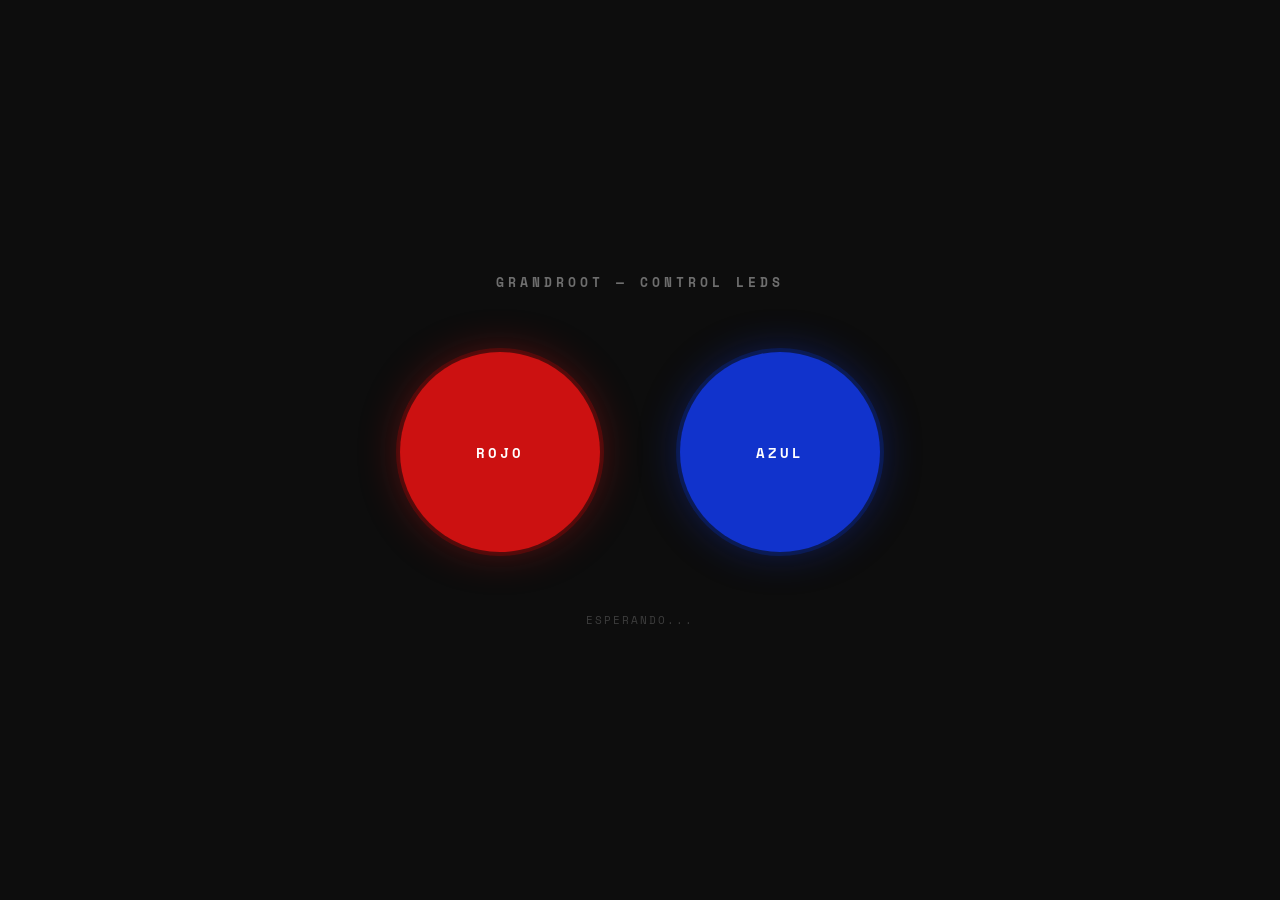
<file: Pruebas_PI_ESP32/files/leds.html>
<!DOCTYPE html>
<html lang="es">
<head>
  <meta charset="UTF-8" />
  <meta name="viewport" content="width=device-width, initial-scale=1.0" />
  <title>GrandRoot — LEDs</title>
  <style>
    @import url('https://fonts.googleapis.com/css2?family=Space+Mono:wght@700&display=swap');

    *, *::before, *::after { box-sizing: border-box; margin: 0; padding: 0; }

    body {
      min-height: 100vh;
      background: #0d0d0d;
      display: flex;
      flex-direction: column;
      align-items: center;
      justify-content: center;
      gap: 60px;
      font-family: 'Space Mono', monospace;
    }

    h1 {
      color: #fff;
      font-size: 13px;
      letter-spacing: 4px;
      text-transform: uppercase;
      opacity: 0.4;
    }

    .buttons {
      display: flex;
      gap: 80px;
      align-items: center;
    }

    .btn {
      width: 200px;
      height: 200px;
      border-radius: 50%;
      border: none;
      cursor: pointer;
      font-family: 'Space Mono', monospace;
      font-size: 14px;
      font-weight: 700;
      letter-spacing: 3px;
      text-transform: uppercase;
      color: #fff;
      transition: transform 0.1s, box-shadow 0.1s;
      position: relative;
    }

    .btn-rojo {
      background: #cc1111;
      box-shadow: 0 0 40px #cc111166, 0 0 0 4px #ff000033;
    }
    .btn-rojo:hover {
      box-shadow: 0 0 60px #ff0000aa, 0 0 0 8px #ff000055;
    }
    .btn-rojo:active, .btn-rojo.active {
      transform: scale(0.94);
      background: #ff2222;
      box-shadow: 0 0 80px #ff0000cc, 0 0 0 12px #ff000077;
    }

    .btn-azul {
      background: #1133cc;
      box-shadow: 0 0 40px #1133cc66, 0 0 0 4px #0044ff33;
    }
    .btn-azul:hover {
      box-shadow: 0 0 60px #0044ffaa, 0 0 0 8px #0044ff55;
    }
    .btn-azul:active, .btn-azul.active {
      transform: scale(0.94);
      background: #2244ff;
      box-shadow: 0 0 80px #0044ffcc, 0 0 0 12px #0044ff77;
    }

    .status {
      font-size: 11px;
      letter-spacing: 2px;
      color: #ffffff33;
      text-transform: uppercase;
    }
    .status span {
      color: #00ff88;
    }
    .status span.err {
      color: #ff4444;
    }
  </style>
</head>
<body>

  <h1>GrandRoot — Control LEDs</h1>

  <div class="buttons">
    <button class="btn btn-rojo" onclick="enviar('rojo')">Rojo</button>
    <button class="btn btn-azul" onclick="enviar('azul')">Azul</button>
  </div>

  <div class="status" id="status">Esperando...</div>

  <script>
    async function enviar(color) {
      const status = document.getElementById('status');
      try {
        const res = await fetch('/led', {
          method: 'POST',
          headers: { 'Content-Type': 'application/json' },
          body: JSON.stringify({ color })
        });
        if (res.ok) {
          status.innerHTML = `LED <span>${color.toUpperCase()}</span> enviado`;
        } else {
          status.innerHTML = `<span class="err">Error del servidor</span>`;
        }
      } catch (e) {
        status.innerHTML = `<span class="err">Sin conexión al servidor</span>`;
      }
    }
  </script>

</body>
</html>
</file>
<file: style.css>
/* ============================================================
   GRANDROOT — Premium Landing Page Styles
   ============================================================ */

*, *::before, *::after { box-sizing: border-box; margin: 0; padding: 0; }

:root {
  --black:        #0A0A0A;
  --black-soft:   #111111;
  --black-card:   #161616;
  --black-border: #1E1E1E;
  --green:        #00C853;
  --green-dim:    rgba(0,200,83,0.12);
  --green-glow:   rgba(0,200,83,0.25);
  --white:        #FFFFFF;
  --white-dim:    rgba(255,255,255,0.08);
  --text-primary: #F0F0F0;
  --text-muted:   #888888;
  --text-faint:   #444444;
  --font:         'Inter', sans-serif;
  --ease-out:     cubic-bezier(0.16, 1, 0.3, 1);
  --ease-in-out:  cubic-bezier(0.45, 0, 0.55, 1);
  --nav-h:        72px;
}

html { scroll-behavior: smooth; }

body {
  background: var(--black);
  color: var(--text-primary);
  font-family: var(--font);
  overflow-x: hidden;
  -webkit-font-smoothing: antialiased;
}

/* ── SCROLLBAR ── */
::-webkit-scrollbar { width: 4px; }
::-webkit-scrollbar-track { background: var(--black); }
::-webkit-scrollbar-thumb { background: var(--green); border-radius: 2px; }

/* ── SELECTION ── */
::selection { background: var(--green); color: var(--black); }

/* ── REUSABLE ── */
.accent { color: var(--green); }
.section-label {
  display: inline-block;
  font-size: 0.72rem;
  font-weight: 600;
  letter-spacing: 0.18em;
  text-transform: uppercase;
  color: var(--green);
  margin-bottom: 1.2rem;
}
.section-title {
  font-size: clamp(2rem, 4vw, 3.6rem);
  font-weight: 800;
  line-height: 1.05;
  letter-spacing: -0.03em;
  color: var(--white);
}
.section-title br { display: block; }

/* ── BUTTONS ── */
.btn {
  display: inline-flex;
  align-items: center;
  gap: 0.5rem;
  font-family: var(--font);
  font-weight: 600;
  font-size: 0.9rem;
  letter-spacing: 0.04em;
  text-decoration: none;
  border: none;
  cursor: pointer;
  border-radius: 3px;
  padding: 0.85rem 1.8rem;
  transition: all 0.3s var(--ease-out);
  position: relative;
  overflow: hidden;
}
.btn::before {
  content: '';
  position: absolute;
  inset: 0;
  background: var(--white);
  opacity: 0;
  transition: opacity 0.3s;
}
.btn:hover::before { opacity: 0.06; }
.btn--primary {
  background: var(--green);
  color: var(--black);
}
.btn--primary:hover {
  background: #00e060;
  box-shadow: 0 0 30px var(--green-glow);
  transform: translateY(-1px);
}
.btn--ghost {
  background: transparent;
  color: var(--text-primary);
  border: 1px solid var(--black-border);
}
.btn--ghost:hover {
  border-color: var(--green);
  color: var(--green);
  transform: translateY(-1px);
}
.btn--outline {
  background: transparent;
  color: var(--text-primary);
  border: 1px solid rgba(255,255,255,0.2);
}
.btn--outline:hover {
  border-color: var(--green);
  color: var(--green);
}
.btn--sm { padding: 0.55rem 1.2rem; font-size: 0.8rem; }
.btn--lg { padding: 1.1rem 2.4rem; font-size: 1rem; }
.btn__arrow { transition: transform 0.3s var(--ease-out); }
.btn:hover .btn__arrow { transform: translateX(4px); }

/* ═══════════════════════════════════════
   NAV
═══════════════════════════════════════ */
.nav {
  position: fixed;
  top: 0; left: 0; right: 0;
  z-index: 100;
  height: var(--nav-h);
  display: flex;
  align-items: center;
  justify-content: space-between;
  padding: 0 4vw;
  transition: background 0.4s, backdrop-filter 0.4s, border-color 0.4s;
  border-bottom: 1px solid transparent;
}
.nav.scrolled {
  background: rgba(10,10,10,0.92);
  backdrop-filter: blur(20px);
  border-color: var(--black-border);
}
.nav__logo {
  display: flex;
  align-items: center;
  gap: 0.7rem;
  text-decoration: none;
  color: var(--white);
}
.nav__logo-mark {
  display: flex;
  align-items: center;
  justify-content: center;
  width: 36px;
  height: 36px;
  background: var(--green);
  color: var(--black);
  font-weight: 900;
  font-size: 0.85rem;
  letter-spacing: 0.05em;
  border-radius: 2px;
}
.nav__logo-text {
  font-weight: 700;
  font-size: 1.05rem;
  letter-spacing: -0.02em;
}
.nav__links {
  display: flex;
  list-style: none;
  gap: 2.5rem;
}
.nav__links a {
  text-decoration: none;
  color: var(--text-muted);
  font-size: 0.85rem;
  font-weight: 500;
  letter-spacing: 0.03em;
  transition: color 0.2s;
}
.nav__links a:hover { color: var(--white); }
.nav__hamburger {
  display: none;
  flex-direction: column;
  gap: 5px;
  background: none;
  border: none;
  cursor: pointer;
  padding: 4px;
}
.nav__hamburger span {
  display: block;
  width: 24px;
  height: 2px;
  background: var(--white);
  border-radius: 1px;
  transition: all 0.3s;
}
.nav__hamburger.active span:nth-child(1) { transform: rotate(45deg) translate(5px,5px); }
.nav__hamburger.active span:nth-child(2) { opacity: 0; }
.nav__hamburger.active span:nth-child(3) { transform: rotate(-45deg) translate(5px,-5px); }
@media (max-width: 768px) {
  .nav__links { display: none; }
  .nav > .btn--outline { display: none; }
  .nav__hamburger { display: flex; }
}
.mobile-menu {
  position: fixed;
  top: var(--nav-h); left: 0; right: 0;
  background: rgba(10,10,10,0.98);
  backdrop-filter: blur(20px);
  z-index: 99;
  padding: 2rem 4vw;
  transform: translateY(-110%);
  transition: transform 0.4s var(--ease-out);
  border-bottom: 1px solid var(--black-border);
}
.mobile-menu.open { transform: translateY(0); }
.mobile-menu ul { list-style: none; }
.mobile-menu li { padding: 1rem 0; border-bottom: 1px solid var(--black-border); }
.mobile-menu a {
  text-decoration: none;
  color: var(--text-primary);
  font-size: 1.1rem;
  font-weight: 500;
}

/* ═══════════════════════════════════════
   HERO
═══════════════════════════════════════ */
.hero {
  position: relative;
  min-height: 100svh;
  display: flex;
  align-items: center;
  overflow: hidden;
  background: var(--black);
}
.hero__bg {
  position: absolute;
  inset: 0;
  z-index: 0;
}
.hero__grid-overlay {
  position: absolute;
  inset: 0;
  background-image:
    linear-gradient(rgba(0,200,83,0.04) 1px, transparent 1px),
    linear-gradient(90deg, rgba(0,200,83,0.04) 1px, transparent 1px);
  background-size: 60px 60px;
  mask-image: radial-gradient(ellipse 80% 80% at 50% 50%, black 0%, transparent 100%);
}
.hero__particles {
  position: absolute;
  inset: 0;
}
.particle {
  position: absolute;
  width: 2px;
  height: 2px;
  background: var(--green);
  border-radius: 50%;
  animation: float-particle var(--dur, 8s) var(--delay, 0s) infinite linear;
  opacity: 0;
}
@keyframes float-particle {
  0%   { opacity: 0; transform: translateY(0) translateX(0); }
  10%  { opacity: 0.8; }
  90%  { opacity: 0.4; }
  100% { opacity: 0; transform: translateY(-120vh) translateX(var(--drift, 30px)); }
}
.hero__field-lines {
  position: absolute;
  inset: 0;
  pointer-events: none;
}
.field-line {
  position: absolute;
  bottom: 0;
  left: var(--left);
  width: 1px;
  height: 0;
  background: linear-gradient(to top, transparent, rgba(0,200,83,0.15), transparent);
  animation: field-rise 4s var(--delay) infinite ease-in-out;
}
@keyframes field-rise {
  0%,100% { height: 0; opacity: 0; }
  50%      { height: 40vh; opacity: 1; }
}

/* Hero robot visual */
.hero__robot-visual {
  position: absolute;
  right: 4%;
  top: 50%;
  transform: translateY(-50%);
  z-index: 1;
  width: min(480px, 45vw);
  animation: hero-robot-float 6s ease-in-out infinite;
}
@keyframes hero-robot-float {
  0%,100% { transform: translateY(-50%) translateY(0); }
  50%      { transform: translateY(-50%) translateY(-16px); }
}
.robot-frame {
  position: relative;
  width: 100%;
  aspect-ratio: 1;
}
.robot-body {
  position: relative;
  display: flex;
  flex-direction: column;
  align-items: center;
  gap: 8px;
}
.robot-chassis {
  display: flex;
  flex-direction: column;
  align-items: center;
  gap: 6px;
  width: 100%;
}
.robot-panel {
  border: 1px solid rgba(0,200,83,0.3);
  background: rgba(0,200,83,0.04);
  border-radius: 8px;
  backdrop-filter: blur(4px);
}
.robot-panel--top {
  width: 60%;
  padding: 16px 20px;
}
.robot-panel__inner {
  display: flex;
  align-items: center;
  justify-content: space-between;
}
.sensor-array { display: flex; gap: 10px; align-items: center; }
.sensor {
  border-radius: 3px;
}
.sensor--camera {
  width: 14px; height: 14px;
  background: rgba(0,200,83,0.6);
  border: 1px solid var(--green);
  box-shadow: 0 0 8px var(--green-glow);
}
.sensor--lidar {
  width: 20px; height: 20px;
  border: 2px solid var(--green);
  border-radius: 50%;
  position: relative;
  animation: lidar-spin 2s linear infinite;
}
.sensor--lidar::after {
  content: '';
  position: absolute;
  top: 50%; left: 50%;
  width: 8px; height: 2px;
  background: var(--green);
  transform-origin: left center;
  transform: translateY(-50%);
}
@keyframes lidar-spin { to { transform: rotate(360deg); } }
.antenna {
  width: 3px;
  height: 24px;
  background: linear-gradient(to top, var(--green), transparent);
  border-radius: 2px;
  position: relative;
}
.antenna::after {
  content: '';
  position: absolute;
  top: -4px; left: 50%;
  transform: translateX(-50%);
  width: 7px; height: 7px;
  background: var(--green);
  border-radius: 50%;
  box-shadow: 0 0 10px var(--green);
  animation: blink 1.5s ease-in-out infinite;
}
@keyframes blink {
  0%,100% { opacity: 1; box-shadow: 0 0 10px var(--green); }
  50%      { opacity: 0.3; box-shadow: none; }
}
.robot-panel--mid {
  width: 85%;
  padding: 14px 18px;
  display: flex;
  align-items: center;
  gap: 16px;
}
.robot-screen {
  flex: 1;
  background: rgba(0,0,0,0.6);
  border: 1px solid rgba(0,200,83,0.2);
  border-radius: 4px;
  padding: 10px;
  overflow: hidden;
  position: relative;
}
.screen-data { position: relative; }
.data-line {
  height: 3px;
  background: rgba(0,200,83,0.3);
  border-radius: 2px;
  margin-bottom: 5px;
  width: var(--w);
  animation: data-pulse 2s ease-in-out infinite;
}
.data-line:nth-child(2) { animation-delay: 0.3s; }
.data-line:nth-child(3) { animation-delay: 0.6s; }
@keyframes data-pulse {
  0%,100% { opacity: 0.4; }
  50%      { opacity: 1; }
}
.data-bar-group {
  display: flex;
  gap: 3px;
  align-items: flex-end;
  height: 24px;
  margin-top: 8px;
}
.data-bar {
  flex: 1;
  background: var(--green);
  border-radius: 1px 1px 0 0;
  height: var(--h);
  animation: bar-animate 3s ease-in-out infinite;
  opacity: 0.7;
}
.data-bar:nth-child(2) { animation-delay: 0.2s; }
.data-bar:nth-child(3) { animation-delay: 0.4s; }
.data-bar:nth-child(4) { animation-delay: 0.6s; }
.data-bar:nth-child(5) { animation-delay: 0.8s; }
@keyframes bar-animate {
  0%,100% { transform: scaleY(1); }
  50%      { transform: scaleY(1.15); }
}
.scan-line {
  position: absolute;
  top: 0; left: 0; right: 0;
  height: 1px;
  background: var(--green);
  opacity: 0.6;
  animation: scan-sweep 3s ease-in-out infinite;
}
@keyframes scan-sweep {
  0%   { top: 0; opacity: 0.8; }
  100% { top: 100%; opacity: 0.1; }
}
.robot-logo-embed {
  font-size: 0.75rem;
  font-weight: 900;
  color: var(--green);
  letter-spacing: 0.05em;
  opacity: 0.6;
}
.robot-wheel-axle {
  display: flex;
  align-items: center;
  gap: 8px;
  width: 95%;
}
.robot-wheel {
  width: 52px;
  height: 52px;
  border: 3px solid rgba(0,200,83,0.5);
  border-radius: 50%;
  position: relative;
  animation: wheel-spin 2s linear infinite;
  flex-shrink: 0;
}
.wheel-spoke {
  position: absolute;
  top: 50%; left: 50%;
  width: 80%; height: 2px;
  background: rgba(0,200,83,0.3);
  transform-origin: center;
}
.wheel-spoke:nth-child(1) { transform: translate(-50%, -50%) rotate(0deg); }
.wheel-spoke:nth-child(2) { transform: translate(-50%, -50%) rotate(60deg); }
.wheel-spoke:nth-child(3) { transform: translate(-50%, -50%) rotate(120deg); }
@keyframes wheel-spin { to { transform: rotate(360deg); } }
.robot-underbody {
  flex: 1;
  height: 40px;
  background: rgba(0,200,83,0.04);
  border: 1px solid rgba(0,200,83,0.2);
  border-radius: 4px;
  display: flex;
  align-items: flex-end;
  justify-content: space-around;
  padding: 6px;
}
.underbody-sensor {
  width: 6px; height: 6px;
  background: var(--green);
  border-radius: 50%;
  box-shadow: 0 0 8px var(--green);
  animation: sensor-blink 1.2s ease-in-out infinite;
}
.underbody-sensor:nth-child(2) { animation-delay: 0.4s; }
.underbody-sensor:nth-child(3) { animation-delay: 0.8s; }
@keyframes sensor-blink {
  0%,100% { opacity: 1; }
  50%      { opacity: 0.2; }
}
.robot-shadow {
  position: absolute;
  bottom: -20px;
  left: 50%;
  transform: translateX(-50%);
  width: 60%;
  height: 20px;
  background: radial-gradient(ellipse, rgba(0,200,83,0.25), transparent 70%);
  filter: blur(8px);
}
.scan-beam {
  position: absolute;
  bottom: 0;
  left: 10%;
  right: 10%;
  height: 3px;
  background: linear-gradient(to right, transparent, var(--green), transparent);
  animation: scan-beam-move 3s ease-in-out infinite;
  opacity: 0.5;
}
@keyframes scan-beam-move {
  0%,100% { bottom: 0; }
  50%      { bottom: 40%; }
}
.data-node {
  position: absolute;
  left: var(--x);
  top: var(--y);
  animation: node-float 4s ease-in-out infinite;
}
.data-node:nth-child(even) { animation-delay: 2s; }
.data-node span {
  display: flex;
  align-items: center;
  justify-content: center;
  width: 42px; height: 42px;
  border: 1px solid rgba(0,200,83,0.4);
  border-radius: 50%;
  background: rgba(0,200,83,0.08);
  font-size: 0.65rem;
  font-weight: 700;
  color: var(--green);
  letter-spacing: 0.05em;
  backdrop-filter: blur(4px);
}
@keyframes node-float {
  0%,100% { transform: translateY(0) scale(1); opacity: 0.8; }
  50%      { transform: translateY(-8px) scale(1.05); opacity: 1; }
}

/* Hero content */
.hero__content {
  position: relative;
  z-index: 2;
  padding: var(--nav-h) 4vw 4rem;
  max-width: 55vw;
}
@media (max-width: 900px) {
  .hero__content { max-width: 100%; padding-top: calc(var(--nav-h) + 2rem); }
  .hero__robot-visual { position: relative; right: auto; top: auto; transform: none; width: 80vw; max-width: 360px; margin: 0 auto; animation: hero-robot-float-mob 6s ease-in-out infinite; }
  @keyframes hero-robot-float-mob { 0%,100% { transform: translateY(0); } 50% { transform: translateY(-10px); } }
  .hero { flex-direction: column; justify-content: flex-start; }
  .hero__content { max-width: 100%; }
}
.hero__eyebrow {
  font-size: 0.72rem;
  font-weight: 600;
  letter-spacing: 0.18em;
  text-transform: uppercase;
  color: var(--green);
  margin-bottom: 1.5rem;
}
.hero__title {
  font-size: clamp(3.5rem, 8vw, 8rem);
  font-weight: 900;
  line-height: 0.9;
  letter-spacing: -0.05em;
  color: var(--white);
  margin-bottom: 0.6rem;
}
.hero__subtitle {
  font-size: clamp(1rem, 2.5vw, 1.6rem);
  font-weight: 300;
  color: var(--text-muted);
  letter-spacing: 0.02em;
  margin-bottom: 1rem;
}
.hero__desc {
  font-size: 1rem;
  color: var(--text-muted);
  max-width: 480px;
  line-height: 1.7;
  margin-bottom: 2.5rem;
}
.hero__cta {
  display: flex;
  gap: 1rem;
  flex-wrap: wrap;
}
.hero__scroll-indicator {
  position: absolute;
  bottom: 2.5rem;
  left: 4vw;
  z-index: 2;
  display: flex;
  flex-direction: column;
  align-items: center;
  gap: 0.6rem;
}
.hero__scroll-indicator span {
  font-size: 0.65rem;
  font-weight: 600;
  letter-spacing: 0.2em;
  text-transform: uppercase;
  color: var(--text-faint);
  writing-mode: vertical-lr;
}
.scroll-line {
  width: 1px;
  height: 60px;
  background: linear-gradient(to bottom, var(--text-faint), transparent);
  animation: scroll-pulse 2s ease-in-out infinite;
}
@keyframes scroll-pulse {
  0%,100% { transform: scaleY(1); opacity: 0.5; }
  50%      { transform: scaleY(0.6); opacity: 1; }
}

/* ═══════════════════════════════════════
   REVEAL ANIMATIONS
═══════════════════════════════════════ */
.reveal {
  opacity: 0;
  transform: translateY(40px);
  transition: opacity 0.9s var(--ease-out), transform 0.9s var(--ease-out);
  transition-delay: var(--delay, 0s);
}
.reveal.visible {
  opacity: 1;
  transform: translateY(0);
}

/* ═══════════════════════════════════════
   STORY
═══════════════════════════════════════ */
.story {
  background: var(--black);
  padding: 10rem 4vw;
  border-top: 1px solid var(--black-border);
}
.story__container { max-width: 1100px; margin: 0 auto; }
.story__block { margin-bottom: 5rem; }
.story__label {
  display: block;
  font-size: 0.72rem;
  font-weight: 600;
  letter-spacing: 0.18em;
  text-transform: uppercase;
  color: var(--green);
  margin-bottom: 1.2rem;
}
.story__headline {
  font-size: clamp(2.5rem, 5vw, 5rem);
  font-weight: 900;
  letter-spacing: -0.04em;
  line-height: 1.0;
  color: var(--white);
}
.story__cards {
  display: grid;
  grid-template-columns: repeat(auto-fit, minmax(280px, 1fr));
  gap: 1.5px;
  margin-bottom: 6rem;
}
.story__card {
  background: var(--black-card);
  border: 1px solid var(--black-border);
  padding: 2.5rem 2rem;
  transition: border-color 0.3s, transform 0.3s var(--ease-out);
}
.story__card:hover {
  border-color: rgba(0,200,83,0.3);
  transform: translateY(-4px);
}
.story__card-icon {
  width: 44px; height: 44px;
  color: var(--green);
  margin-bottom: 1.5rem;
}
.story__card-icon svg { width: 100%; height: 100%; }
.story__card h3 {
  font-size: 1.15rem;
  font-weight: 700;
  margin-bottom: 0.8rem;
  color: var(--white);
}
.story__card p { font-size: 0.9rem; color: var(--text-muted); line-height: 1.7; }
.story__transition {
  display: flex;
  align-items: center;
  gap: 2rem;
  margin-bottom: 4rem;
}
.story__transition-line {
  flex: 1;
  height: 1px;
  background: var(--black-border);
}
.story__transition-text {
  font-size: 1rem;
  font-weight: 500;
  color: var(--text-muted);
  white-space: nowrap;
  letter-spacing: 0.04em;
}
.story__solution { max-width: 780px; }
.story__solution-text {
  font-size: clamp(1.2rem, 2.5vw, 1.8rem);
  font-weight: 300;
  line-height: 1.6;
  color: var(--text-muted);
}
.story__solution-text strong { color: var(--white); font-weight: 700; }

/* ═══════════════════════════════════════
   PRODUCT
═══════════════════════════════════════ */
.product {
  padding: 10rem 4vw;
  background: var(--black-soft);
  border-top: 1px solid var(--black-border);
}
.product__header {
  max-width: 1100px;
  margin: 0 auto 6rem;
  text-align: center;
}
.product__showcase {
  max-width: 1300px;
  margin: 0 auto;
  display: grid;
  grid-template-columns: 1fr 1fr;
  gap: 6rem;
  align-items: start;
}
@media (max-width: 900px) {
  .product__showcase { grid-template-columns: 1fr; gap: 3rem; }
}

/* Product 3D robot */
.product__robot-display {
  display: flex;
  justify-content: center;
  align-items: center;
  position: sticky;
  top: calc(var(--nav-h) + 2rem);
}
.product-robot-3d {
  position: relative;
  width: 320px;
  animation: pr3d-float 5s ease-in-out infinite;
}
@keyframes pr3d-float {
  0%,100% { transform: translateY(0); }
  50%      { transform: translateY(-12px); }
}
.pr3d__body {
  display: flex;
  flex-direction: column;
  align-items: center;
  gap: 6px;
  position: relative;
}
.pr3d__top-unit {
  width: 55%;
  background: linear-gradient(135deg, #161616, #1a1a1a);
  border: 1px solid rgba(0,200,83,0.35);
  border-radius: 10px 10px 4px 4px;
  padding: 14px 16px;
  display: flex;
  flex-direction: column;
  align-items: center;
  gap: 10px;
}
.pr3d__sensor-bar {
  display: flex;
  align-items: center;
  gap: 10px;
}
.pr3d__sensor {
  border-radius: 3px;
}
.pr3d__sensor--cam {
  width: 14px; height: 14px;
  background: rgba(0,200,83,0.6);
  border: 1px solid var(--green);
  box-shadow: 0 0 8px var(--green-glow);
}
.pr3d__sensor--lidar {
  width: 20px; height: 20px;
  border: 2px solid var(--green);
  border-radius: 50%;
  animation: lidar-spin 2s linear infinite;
  box-shadow: 0 0 12px var(--green-glow);
}
.pr3d__antenna-group {
  display: flex;
  gap: 8px;
  align-items: flex-end;
}
.pr3d__antenna {
  background: linear-gradient(to top, var(--green), transparent);
  border-radius: 1px;
  width: 2px;
}
.pr3d__antenna--tall { height: 28px; }
.pr3d__antenna--short { height: 16px; }
.pr3d__mid-unit {
  width: 80%;
  background: linear-gradient(135deg, #141414, #1c1c1c);
  border: 1px solid rgba(0,200,83,0.25);
  border-radius: 6px;
  padding: 16px;
  display: flex;
  align-items: stretch;
  gap: 12px;
}
.pr3d__display {
  flex: 1;
  background: #0a0a0a;
  border: 1px solid rgba(0,200,83,0.2);
  border-radius: 4px;
  overflow: hidden;
  padding: 10px;
}
.pr3d__display-inner { position: relative; height: 80px; }
.pr3d__chart {
  display: flex;
  align-items: flex-end;
  gap: 3px;
  height: 60px;
}
.pr3d__chart-bar {
  flex: 1;
  background: linear-gradient(to top, var(--green), rgba(0,200,83,0.3));
  border-radius: 1px 1px 0 0;
  height: var(--val);
  animation: chart-pulse 3s ease-in-out infinite;
  transform-origin: bottom;
}
.pr3d__chart-bar:nth-child(2) { animation-delay: 0.3s; }
.pr3d__chart-bar:nth-child(3) { animation-delay: 0.6s; }
.pr3d__chart-bar:nth-child(4) { animation-delay: 0.9s; }
.pr3d__chart-bar:nth-child(5) { animation-delay: 0.5s; }
.pr3d__chart-bar:nth-child(6) { animation-delay: 0.2s; }
@keyframes chart-pulse {
  0%,100% { opacity: 0.7; transform: scaleY(1); }
  50%      { opacity: 1; transform: scaleY(1.08); }
}
.pr3d__scan-pulse {
  position: absolute;
  top: 0; left: 0; right: 0;
  height: 1px;
  background: var(--green);
  opacity: 0.6;
  animation: scan-sweep 3s ease-in-out infinite;
}
.pr3d__side-vents {
  display: flex;
  flex-direction: column;
  justify-content: space-evenly;
  gap: 4px;
}
.pr3d__vent {
  width: 16px; height: 3px;
  background: rgba(0,200,83,0.3);
  border-radius: 1px;
}
.pr3d__bottom-unit {
  width: 90%;
  display: flex;
  align-items: center;
  gap: 8px;
}
.pr3d__wheel {
  width: 48px; height: 48px;
  border: 3px solid rgba(0,200,83,0.45);
  border-radius: 50%;
  flex-shrink: 0;
  position: relative;
  animation: wheel-spin 2.5s linear infinite;
  box-shadow: 0 0 16px rgba(0,200,83,0.15);
}
.pr3d__tread {
  position: absolute;
  inset: 4px;
  border: 1px solid rgba(0,200,83,0.25);
  border-radius: 50%;
}
.pr3d__chassis-base {
  flex: 1;
  height: 36px;
  background: linear-gradient(135deg, #141414, #1c1c1c);
  border: 1px solid rgba(0,200,83,0.2);
  border-radius: 4px;
  display: flex;
  align-items: flex-end;
  justify-content: space-around;
  padding: 6px;
}
.pr3d__ground-sensor {
  width: 5px; height: 5px;
  background: var(--green);
  border-radius: 50%;
  box-shadow: 0 0 6px var(--green);
  animation: sensor-blink 1.5s ease-in-out infinite;
}
.pr3d__ground-sensor:nth-child(2) { animation-delay: 0.5s; }
.pr3d__ground-sensor:nth-child(3) { animation-delay: 1s; }
.pr3d__ground-sensor:nth-child(4) { animation-delay: 1.5s; }
.pr3d__glow {
  position: absolute;
  top: 30%; left: 50%;
  transform: translate(-50%, -50%);
  width: 200px; height: 200px;
  background: radial-gradient(circle, rgba(0,200,83,0.12), transparent 70%);
  pointer-events: none;
}
.pr3d__ground-shadow {
  position: absolute;
  bottom: -30px;
  left: 50%;
  transform: translateX(-50%);
  width: 70%;
  height: 30px;
  background: radial-gradient(ellipse, rgba(0,200,83,0.2), transparent 70%);
  filter: blur(12px);
}
.pr3d__orbit-ring {
  position: absolute;
  top: 50%; left: 50%;
  border: 1px dashed rgba(0,200,83,0.15);
  border-radius: 50%;
  transform: translate(-50%, -50%);
  pointer-events: none;
}
.pr3d__orbit-ring--1 { width: 280px; height: 280px; animation: orbit-rotate 12s linear infinite; }
.pr3d__orbit-ring--2 { width: 360px; height: 360px; animation: orbit-rotate 18s linear infinite reverse; }
@keyframes orbit-rotate { to { transform: translate(-50%, -50%) rotate(360deg); } }
.pr3d__orbit-dot {
  position: absolute;
  top: 0; left: 50%;
  transform: translate(-50%, -50%);
  width: 8px; height: 8px;
  background: var(--green);
  border-radius: 50%;
  box-shadow: 0 0 10px var(--green);
}
.pr3d__orbit-label {
  position: absolute;
  top: -8px;
  left: 14px;
  font-size: 0.62rem;
  font-weight: 600;
  letter-spacing: 0.08em;
  color: var(--green);
  white-space: nowrap;
  background: var(--black-soft);
  padding: 2px 6px;
  border-radius: 3px;
  border: 1px solid rgba(0,200,83,0.2);
}

/* Spec cards */
.product__specs-grid {
  display: flex;
  flex-direction: column;
  gap: 1px;
}
.spec-card {
  background: var(--black-card);
  border: 1px solid var(--black-border);
  padding: 2.2rem 2rem;
  transition: border-color 0.3s, transform 0.3s var(--ease-out);
}
.spec-card:hover {
  border-color: rgba(0,200,83,0.3);
  transform: translateX(4px);
}
.spec-card__number {
  font-size: 0.65rem;
  font-weight: 700;
  letter-spacing: 0.15em;
  color: var(--green);
  margin-bottom: 0.7rem;
}
.spec-card__title {
  font-size: 1.1rem;
  font-weight: 700;
  margin-bottom: 0.6rem;
  color: var(--white);
}
.spec-card__desc {
  font-size: 0.88rem;
  color: var(--text-muted);
  line-height: 1.65;
  margin-bottom: 1rem;
}
.spec-card__bar {
  height: 2px;
  background: var(--black-border);
  border-radius: 1px;
  overflow: hidden;
  margin-bottom: 0.4rem;
}
.spec-card__bar-fill {
  height: 100%;
  width: var(--pct);
  background: var(--green);
  border-radius: 1px;
  transition: width 1.5s var(--ease-out);
}
.spec-card__stat {
  font-size: 0.72rem;
  font-weight: 600;
  letter-spacing: 0.08em;
  color: var(--green);
}

/* ═══════════════════════════════════════
   TECHNOLOGY
═══════════════════════════════════════ */
.technology {
  position: relative;
  padding: 10rem 4vw;
  background: var(--black);
  border-top: 1px solid var(--black-border);
  overflow: hidden;
}
.technology__bg-lines {
  position: absolute;
  inset: 0;
  pointer-events: none;
}
.tech-line {
  position: absolute;
  top: 0; bottom: 0;
  width: 1px;
  background: linear-gradient(to bottom, transparent, rgba(0,200,83,0.06) 30%, rgba(0,200,83,0.06) 70%, transparent);
  left: calc(var(--i) * 25% - 12.5%);
}
.technology__container { max-width: 1100px; margin: 0 auto; position: relative; }
.technology__header { margin-bottom: 6rem; }
.technology__stack {
  display: grid;
  grid-template-columns: repeat(auto-fit, minmax(280px, 1fr));
  gap: 1px;
  margin-bottom: 5rem;
}
.tech-pillar {
  background: var(--black-card);
  border: 1px solid var(--black-border);
  padding: 3rem 2.5rem;
  transition: border-color 0.3s, transform 0.3s var(--ease-out);
}
.tech-pillar:hover {
  border-color: rgba(0,200,83,0.3);
  transform: translateY(-4px);
}
.tech-pillar__icon {
  width: 64px; height: 64px;
  margin-bottom: 2rem;
}
.tech-pillar__icon svg { width: 100%; height: 100%; }
.tech-pillar h3 {
  font-size: 1.2rem;
  font-weight: 700;
  margin-bottom: 1rem;
  color: var(--white);
}
.tech-pillar p {
  font-size: 0.9rem;
  color: var(--text-muted);
  line-height: 1.7;
  margin-bottom: 1.5rem;
}
.tech-list { list-style: none; }
.tech-list li {
  font-size: 0.82rem;
  color: var(--text-muted);
  padding: 0.4rem 0;
  border-bottom: 1px solid var(--black-border);
  display: flex;
  align-items: center;
  gap: 0.7rem;
}
.tech-list li::before {
  content: '';
  width: 6px; height: 6px;
  background: var(--green);
  border-radius: 50%;
  flex-shrink: 0;
}
.tech-list li:last-child { border-bottom: none; }
.pulse-dot { animation: blink 1.8s ease-in-out infinite; }

/* Diagram */
.tech-diagram {
  border: 1px solid var(--black-border);
  background: var(--black-card);
  padding: 2.5rem;
  border-radius: 4px;
}
.tech-diagram__title {
  font-size: 0.72rem;
  font-weight: 600;
  letter-spacing: 0.15em;
  text-transform: uppercase;
  color: var(--text-muted);
  margin-bottom: 2rem;
  text-align: center;
}
.tech-diagram__flow {
  display: flex;
  align-items: center;
  justify-content: center;
  gap: 0;
  flex-wrap: wrap;
}
.td-node {
  display: flex;
  flex-direction: column;
  align-items: center;
  gap: 0.6rem;
  padding: 1.2rem 1.8rem;
  border: 1px solid var(--black-border);
  border-radius: 4px;
  background: rgba(0,200,83,0.03);
  transition: border-color 0.3s, background 0.3s;
  min-width: 100px;
}
.td-node:hover { border-color: var(--green); background: var(--green-dim); }
.td-node__icon {
  font-size: 1.5rem;
  color: var(--green);
  line-height: 1;
}
.td-node span {
  font-size: 0.75rem;
  font-weight: 600;
  letter-spacing: 0.08em;
  color: var(--text-muted);
  text-transform: uppercase;
}
.td-arrow {
  display: flex;
  align-items: center;
  padding: 0 0.5rem;
}
.td-arrow__line {
  width: 40px;
  height: 1px;
  background: linear-gradient(to right, rgba(0,200,83,0.3), var(--green), rgba(0,200,83,0.3));
  position: relative;
}
.td-arrow__line::after {
  content: '▸';
  position: absolute;
  right: -8px;
  top: 50%;
  transform: translateY(-50%);
  font-size: 0.7rem;
  color: var(--green);
}
@media (max-width: 600px) {
  .tech-diagram__flow { flex-direction: column; }
  .td-arrow { transform: rotate(90deg); }
}

/* ═══════════════════════════════════════
   EXPERIENCE
═══════════════════════════════════════ */
.experience {
  padding: 10rem 4vw;
  background: var(--black-soft);
  border-top: 1px solid var(--black-border);
}
.experience__container { max-width: 1100px; margin: 0 auto; }
.experience__header { margin-bottom: 6rem; }
.experience__steps {
  display: grid;
  grid-template-columns: repeat(auto-fit, minmax(300px, 1fr));
  gap: 2px;
  margin-bottom: 6rem;
}
.exp-step {
  display: flex;
  gap: 2rem;
  padding: 2.5rem 2rem;
  background: var(--black-card);
  border: 1px solid var(--black-border);
  transition: border-color 0.3s;
}
.exp-step:hover { border-color: rgba(0,200,83,0.25); }
.exp-step__num {
  font-size: 0.7rem;
  font-weight: 700;
  letter-spacing: 0.1em;
  color: var(--green);
  flex-shrink: 0;
  padding-top: 4px;
}
.exp-step__content { flex: 1; }
.exp-step__visual {
  width: 60px; height: 60px;
  margin-bottom: 1.2rem;
  color: var(--green);
}
.exp-step__visual svg { width: 100%; height: 100%; }
.exp-step__content h3 {
  font-size: 1.1rem;
  font-weight: 700;
  margin-bottom: 0.7rem;
  color: var(--white);
}
.exp-step__content p {
  font-size: 0.88rem;
  color: var(--text-muted);
  line-height: 1.7;
}

/* Dashboard */
.dashboard {
  background: var(--black-card);
  border: 1px solid var(--black-border);
  border-radius: 6px;
  overflow: hidden;
}
.dashboard__header {
  display: flex;
  align-items: center;
  justify-content: space-between;
  padding: 1rem 1.5rem;
  background: rgba(0,200,83,0.04);
  border-bottom: 1px solid var(--black-border);
}
.dashboard__title {
  display: flex;
  align-items: center;
  gap: 0.6rem;
  font-size: 0.82rem;
  font-weight: 600;
  color: var(--text-primary);
  letter-spacing: 0.03em;
}
.db-dot {
  width: 8px; height: 8px;
  border-radius: 50%;
  flex-shrink: 0;
}
.db-dot--green {
  background: var(--green);
  box-shadow: 0 0 6px var(--green);
  animation: blink 2s ease-in-out infinite;
}
.dashboard__meta { font-size: 0.72rem; color: var(--text-faint); }
.dashboard__body {
  display: grid;
  grid-template-columns: repeat(4, 1fr) 2fr 2fr;
  gap: 1px;
  background: var(--black-border);
}
@media (max-width: 900px) {
  .dashboard__body { grid-template-columns: 1fr 1fr; }
}
@media (max-width: 480px) {
  .dashboard__body { grid-template-columns: 1fr; }
}
.db-card {
  background: var(--black-card);
  padding: 1.5rem;
}
.db-card__label {
  font-size: 0.68rem;
  font-weight: 500;
  letter-spacing: 0.1em;
  text-transform: uppercase;
  color: var(--text-muted);
  margin-bottom: 0.5rem;
}
.db-card__value {
  font-size: 2rem;
  font-weight: 800;
  color: var(--white);
  line-height: 1;
  letter-spacing: -0.03em;
}
.db-card__value span {
  font-size: 0.9rem;
  font-weight: 400;
  color: var(--text-muted);
  margin-left: 2px;
}
.db-card__trend {
  font-size: 0.72rem;
  font-weight: 600;
  margin-top: 0.4rem;
  letter-spacing: 0.05em;
}
.db-card__trend--up   { color: var(--green); }
.db-card__trend--down { color: #ff5252; }
.db-card__trend--neutral { color: var(--text-muted); }
.db-chart {
  background: var(--black-card);
  padding: 1.5rem;
  grid-column: span 2;
}
@media (max-width: 900px) { .db-chart { grid-column: span 2; } }
.db-chart__label {
  font-size: 0.68rem;
  font-weight: 500;
  letter-spacing: 0.1em;
  text-transform: uppercase;
  color: var(--text-muted);
  margin-bottom: 1rem;
}
.db-chart__bars {
  display: flex;
  align-items: flex-end;
  gap: 4px;
  height: 60px;
}
.db-bar {
  flex: 1;
  background: rgba(0,200,83,0.25);
  border-radius: 2px 2px 0 0;
  height: var(--h);
  position: relative;
  transition: background 0.3s;
  display: flex;
  flex-direction: column;
  justify-content: flex-end;
  align-items: center;
}
.db-bar span {
  position: absolute;
  bottom: -16px;
  font-size: 0.6rem;
  color: var(--text-faint);
}
.db-bar--active { background: var(--green); }
.db-bar--proj {
  background: rgba(0,200,83,0.15);
  border: 1px dashed rgba(0,200,83,0.4);
  border-bottom: none;
}
.db-map {
  background: var(--black-card);
  padding: 1.5rem;
  grid-column: span 2;
}
@media (max-width: 900px) { .db-map { grid-column: span 2; } }
.db-map__label {
  font-size: 0.68rem;
  font-weight: 500;
  letter-spacing: 0.1em;
  text-transform: uppercase;
  color: var(--text-muted);
  margin-bottom: 1rem;
}
.db-map__grid {
  display: grid;
  grid-template-columns: repeat(4, 1fr);
  gap: 3px;
  margin-bottom: 0.8rem;
}
.db-cell {
  aspect-ratio: 1;
  border-radius: 2px;
}
.db-cell--high  { background: rgba(0,200,83,0.7); }
.db-cell--med   { background: rgba(0,200,83,0.35); }
.db-cell--low   { background: rgba(0,200,83,0.1); }
.db-map__legend {
  display: flex;
  gap: 1rem;
}
.db-legend {
  font-size: 0.65rem;
  font-weight: 600;
  letter-spacing: 0.08em;
  display: flex;
  align-items: center;
  gap: 0.3rem;
}
.db-legend::before {
  content: '';
  width: 8px; height: 8px;
  border-radius: 1px;
}
.db-legend--high { color: rgba(0,200,83,0.9); }
.db-legend--high::before { background: rgba(0,200,83,0.7); }
.db-legend--med  { color: rgba(0,200,83,0.6); }
.db-legend--med::before  { background: rgba(0,200,83,0.35); }
.db-legend--low  { color: var(--text-faint); }
.db-legend--low::before  { background: rgba(0,200,83,0.1); }

/* ═══════════════════════════════════════
   BENEFITS
═══════════════════════════════════════ */
.benefits {
  padding: 10rem 4vw;
  background: var(--black);
  border-top: 1px solid var(--black-border);
}
.benefits__container { max-width: 1100px; margin: 0 auto; }
.benefits__header { margin-bottom: 6rem; }
.benefits__grid {
  display: grid;
  grid-template-columns: repeat(auto-fit, minmax(240px, 1fr));
  gap: 1px;
}
.metric {
  background: var(--black-card);
  border: 1px solid var(--black-border);
  padding: 3rem 2.5rem;
  transition: border-color 0.3s, transform 0.3s var(--ease-out);
}
.metric:hover { border-color: rgba(0,200,83,0.3); transform: translateY(-4px); }
.metric__value {
  font-size: clamp(3rem, 5vw, 4.5rem);
  font-weight: 900;
  letter-spacing: -0.04em;
  color: var(--white);
  display: inline-block;
}
.metric__unit {
  font-size: clamp(1.5rem, 2.5vw, 2.5rem);
  font-weight: 700;
  color: var(--green);
  display: inline-block;
  margin-left: 2px;
}
.metric__label {
  font-size: 0.85rem;
  color: var(--text-muted);
  margin-top: 0.5rem;
  margin-bottom: 1.5rem;
  line-height: 1.5;
}
.metric__bar {
  height: 2px;
  background: var(--black-border);
  border-radius: 1px;
  overflow: hidden;
}
.metric__fill {
  height: 100%;
  width: 0;
  background: var(--green);
  border-radius: 1px;
  transition: width 2s var(--ease-out);
}
.metric.visible .metric__fill { width: var(--pct); }

/* ═══════════════════════════════════════
   DIFFERENTIATOR
═══════════════════════════════════════ */
.differentiator {
  position: relative;
  padding: 10rem 4vw;
  background: var(--black-soft);
  border-top: 1px solid var(--black-border);
  overflow: hidden;
}
.differentiator__bg {
  position: absolute;
  inset: 0;
}
.diff-grid-overlay {
  position: absolute;
  inset: 0;
  background-image:
    linear-gradient(rgba(0,200,83,0.03) 1px, transparent 1px),
    linear-gradient(90deg, rgba(0,200,83,0.03) 1px, transparent 1px);
  background-size: 40px 40px;
}
.differentiator__container {
  max-width: 1100px;
  margin: 0 auto;
  position: relative;
}
.diff-statement {
  margin-bottom: 6rem;
  text-align: center;
}
.diff-quote {
  font-size: clamp(2rem, 5vw, 5rem);
  font-weight: 900;
  letter-spacing: -0.04em;
  line-height: 1.0;
  color: var(--text-muted);
}
.diff-quote--accent { color: var(--white); }
.diff-quote--accent .accent-word { color: var(--green); }
.diff-compare {
  display: grid;
  grid-template-columns: 1fr auto 1fr;
  gap: 2rem;
  align-items: start;
}
@media (max-width: 700px) {
  .diff-compare { grid-template-columns: 1fr; }
  .diff-divider { text-align: center; padding: 0; }
}
.diff-col { border: 1px solid var(--black-border); padding: 2.5rem 2rem; }
.diff-col h4 {
  font-size: 0.8rem;
  font-weight: 700;
  letter-spacing: 0.12em;
  text-transform: uppercase;
  margin-bottom: 2rem;
}
.diff-col--other h4 { color: var(--text-faint); }
.diff-col--grandroot {
  background: rgba(0,200,83,0.04);
  border-color: rgba(0,200,83,0.3);
}
.diff-col--grandroot h4 { color: var(--green); }
.diff-col ul { list-style: none; }
.diff-item {
  padding: 0.8rem 0;
  border-bottom: 1px solid var(--black-border);
  font-size: 0.9rem;
  display: flex;
  align-items: center;
  gap: 0.8rem;
}
.diff-item:last-child { border-bottom: none; }
.diff-item::before {
  font-size: 0.75rem;
  flex-shrink: 0;
}
.diff-item--yes { color: var(--text-primary); }
.diff-item--yes::before { content: '✓'; color: var(--green); font-weight: 700; }
.diff-item--no  { color: var(--text-faint); }
.diff-item--no::before  { content: '✕'; color: var(--text-faint); }
.diff-divider {
  display: flex;
  align-items: center;
  justify-content: center;
  padding-top: 1rem;
}
.diff-divider span {
  font-size: 0.85rem;
  font-weight: 700;
  letter-spacing: 0.1em;
  color: var(--text-faint);
  text-transform: uppercase;
  border: 1px solid var(--black-border);
  padding: 0.5rem 0.8rem;
  border-radius: 3px;
}

/* ═══════════════════════════════════════
   CTA SECTION
═══════════════════════════════════════ */
.cta-section {
  position: relative;
  padding: 12rem 4vw;
  background: var(--black);
  border-top: 1px solid var(--black-border);
  overflow: hidden;
  text-align: center;
}
.cta-section__bg { position: absolute; inset: 0; pointer-events: none; }
.cta-particles { position: absolute; inset: 0; }
.cta-glow {
  position: absolute;
  top: 50%; left: 50%;
  transform: translate(-50%, -50%);
  width: 600px; height: 400px;
  background: radial-gradient(ellipse, rgba(0,200,83,0.08), transparent 70%);
  pointer-events: none;
}
.cta-section__content { position: relative; z-index: 1; max-width: 700px; margin: 0 auto; }
.cta-title {
  font-size: clamp(2.5rem, 5vw, 5rem);
  font-weight: 900;
  letter-spacing: -0.04em;
  line-height: 1.0;
  color: var(--white);
  margin-bottom: 1.5rem;
}
.cta-desc {
  font-size: 1rem;
  color: var(--text-muted);
  line-height: 1.7;
  max-width: 520px;
  margin: 0 auto 2.5rem;
}
.cta-note {
  font-size: 0.78rem;
  color: var(--text-faint);
  margin-top: 1.2rem;
  letter-spacing: 0.05em;
}

/* ═══════════════════════════════════════
   FOOTER
═══════════════════════════════════════ */
.footer {
  background: var(--black-soft);
  border-top: 1px solid var(--black-border);
  padding: 5rem 4vw 2rem;
}
.footer__top {
  display: grid;
  grid-template-columns: 2fr repeat(3, 1fr);
  gap: 4rem;
  margin-bottom: 4rem;
}
@media (max-width: 768px) {
  .footer__top { grid-template-columns: 1fr 1fr; gap: 2rem; }
  .footer__brand { grid-column: span 2; }
}
@media (max-width: 480px) {
  .footer__top { grid-template-columns: 1fr; }
  .footer__brand { grid-column: auto; }
}
.footer__logo {
  display: flex;
  align-items: center;
  gap: 0.7rem;
  margin-bottom: 1rem;
}
.footer__logo-mark {
  display: flex;
  align-items: center;
  justify-content: center;
  width: 32px; height: 32px;
  background: var(--green);
  color: var(--black);
  font-weight: 900;
  font-size: 0.75rem;
  letter-spacing: 0.05em;
  border-radius: 2px;
}
.footer__logo-text { font-weight: 700; font-size: 1rem; letter-spacing: -0.02em; }
.footer__tagline { font-size: 0.85rem; color: var(--text-faint); }
.footer__links-group h5 {
  font-size: 0.7rem;
  font-weight: 700;
  letter-spacing: 0.15em;
  text-transform: uppercase;
  color: var(--text-muted);
  margin-bottom: 1.2rem;
}
.footer__links-group ul { list-style: none; }
.footer__links-group li { margin-bottom: 0.7rem; }
.footer__links-group a {
  text-decoration: none;
  font-size: 0.88rem;
  color: var(--text-faint);
  transition: color 0.2s;
}
.footer__links-group a:hover { color: var(--green); }
.footer__bottom {
  border-top: 1px solid var(--black-border);
  padding-top: 2rem;
  display: flex;
  justify-content: space-between;
  align-items: center;
  flex-wrap: wrap;
  gap: 0.5rem;
}
.footer__bottom p { font-size: 0.78rem; color: var(--text-faint); }
.footer__credit { font-size: 0.72rem; color: var(--text-faint); letter-spacing: 0.05em; }
</file>
